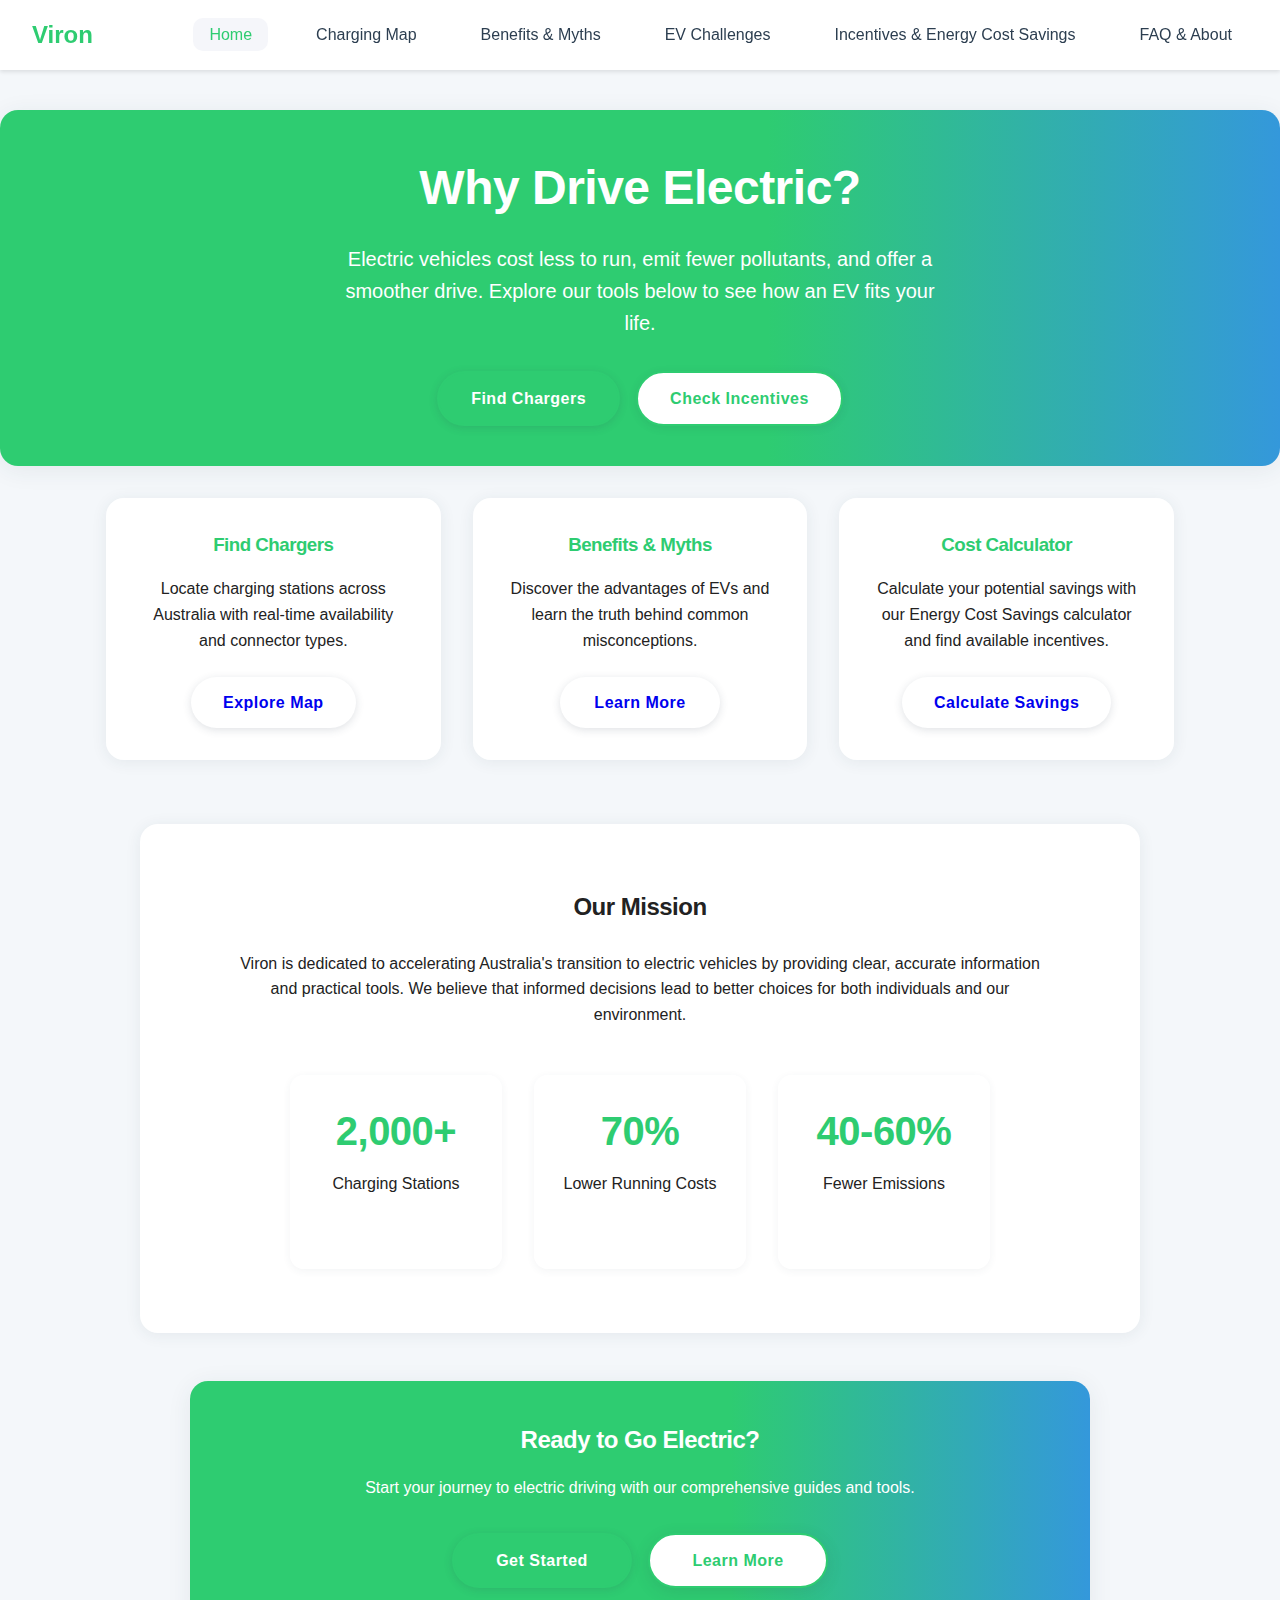
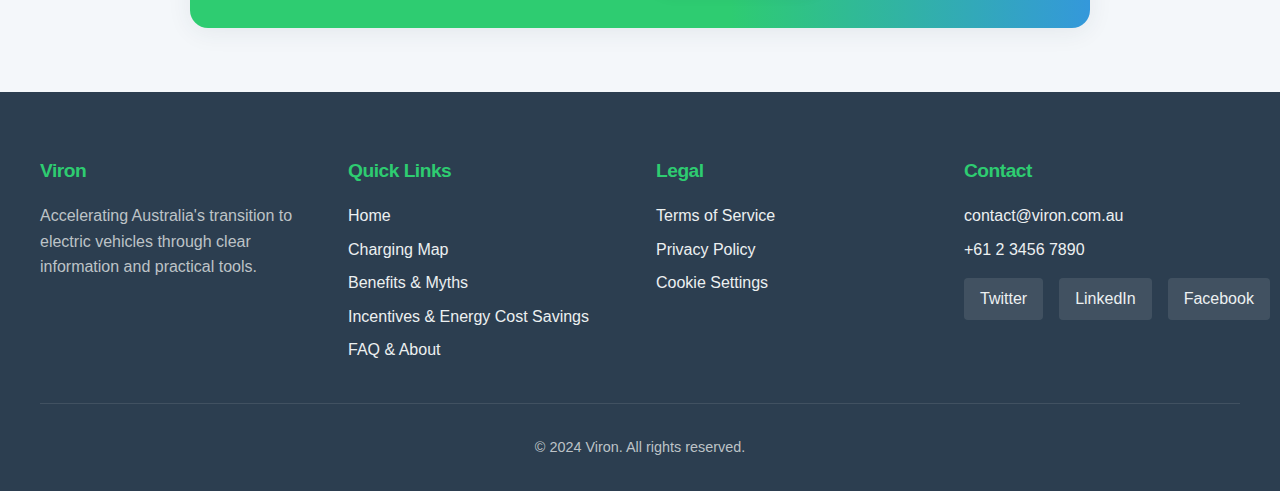
<file: index.html>
<!DOCTYPE html>
<html lang="en">
<head>
  <meta charset="UTF-8" />
  <meta name="viewport" content="width=device-width, initial-scale=1.0" />
  <title>Viron – Discover Electric Vehicles</title>
  <link rel="stylesheet" href="style.css" />
</head>
<body>
  <nav class="nav">
    <div class="brand">Viron</div>
    <button class="hamburger" aria-label="Open navigation" aria-expanded="false" aria-controls="main-nav-links">
      <span></span>
      <span></span>
      <span></span>
    </button>
    <ul class="nav-links" id="main-nav-links">
      <li><a href="index.html" class="active">Home</a></li>
      <li><a href="Charging_Map.html">Charging Map</a></li>
      <li><a href="Benefits_myths.html">Benefits &amp; Myths</a></li>
      <li><a href="EV_challenges.html">EV Challenges</a></li>
      <li><a href="Incentives.html">Incentives &amp; Energy Cost Savings</a></li>
      <li><a href="FAQ_about.html">FAQ & About</a></li>
    </ul>
  </nav>

  <section id="home" class="active">
    <div class="hero">
      <h1>Why Drive Electric?</h1>
      <p class="lead">Electric vehicles cost less to run, emit fewer pollutants, and offer a smoother drive. Explore our tools below to see how an EV fits your life.</p>
      <div class="cta-buttons">
        <a href="Charging_Map.html" class="btn primary">Find Chargers</a>
        <a href="Incentives.html" class="btn secondary">Check Incentives</a>
      </div>
    </div>

    <div class="features-grid">
      <div class="feature-card">
        <h3>Find Chargers</h3>
        <p>Locate charging stations across Australia with real-time availability and connector types.</p>
        <a href="Charging_Map.html" class="btn">Explore Map</a>
      </div>
      <div class="feature-card">
        <h3>Benefits & Myths</h3>
        <p>Discover the advantages of EVs and learn the truth behind common misconceptions.</p>
        <a href="Benefits_myths.html" class="btn">Learn More</a>
      </div>
      <div class="feature-card">
        <h3>Cost Calculator</h3>
        <p>Calculate your potential savings with our Energy Cost Savings calculator and find available incentives.</p>
        <a href="Incentives.html" class="btn">Calculate Savings</a>
      </div>
    </div>

    <div class="mission-section">
      <h2>Our Mission</h2>
      <p>Viron is dedicated to accelerating Australia's transition to electric vehicles by providing clear, accurate information and practical tools. We believe that informed decisions lead to better choices for both individuals and our environment.</p>
      <div class="stats-grid">
        <div class="stat-card">
          <h3>2,000+</h3>
          <p>Charging Stations</p>
        </div>
        <div class="stat-card">
          <h3>70%</h3>
          <p>Lower Running Costs</p>
        </div>
        <div class="stat-card">
          <h3>40-60%</h3>
          <p>Fewer Emissions</p>
        </div>
      </div>
    </div>

    <div class="cta-section">
      <h2>Ready to Go Electric?</h2>
      <p>Start your journey to electric driving with our comprehensive guides and tools.</p>
      <div class="cta-buttons">
        <a href="FAQ_about.html" class="btn primary">Get Started</a>
        <a href="Benefits_myths.html" class="btn secondary">Learn More</a>
      </div>
    </div>
  </section>

  <footer class="site-footer">
    <div class="footer-content">
      <div class="footer-section">
        <h3>Viron</h3>
        <p>Accelerating Australia's transition to electric vehicles through clear information and practical tools.</p>
      </div>
      <div class="footer-section">
        <h3>Quick Links</h3>
        <ul>
          <li><a href="index.html">Home</a></li>
          <li><a href="Charging_Map.html">Charging Map</a></li>
          <li><a href="Benefits_myths.html">Benefits & Myths</a></li>
          <li><a href="Incentives.html">Incentives & Energy Cost Savings</a></li>
          <li><a href="FAQ_about.html">FAQ & About</a></li>
        </ul>
      </div>
      <div class="footer-section">
        <h3>Legal</h3>
        <ul>
          <li><a href="terms.html">Terms of Service</a></li>
          <li><a href="privacy.html">Privacy Policy</a></li>
          <li><a href="cookies.html">Cookie Settings</a></li>
        </ul>
      </div>
      <div class="footer-section">
        <h3>Contact</h3>
        <ul>
          <li><a href="mailto:contact@viron.com.au">contact@viron.com.au</a></li>
          <li><a href="tel:+61234567890">+61 2 3456 7890</a></li>
        </ul>
        <div class="social-links">
          <a href="#" class="social-link">Twitter</a>
          <a href="#" class="social-link">LinkedIn</a>
          <a href="#" class="social-link">Facebook</a>
        </div>
      </div>
    </div>
    <div class="footer-bottom">
      <p>&copy; 2024 Viron. All rights reserved.</p>
    </div>
  </footer>

  <script src="main.js"></script>
</body>
</html>
</file>
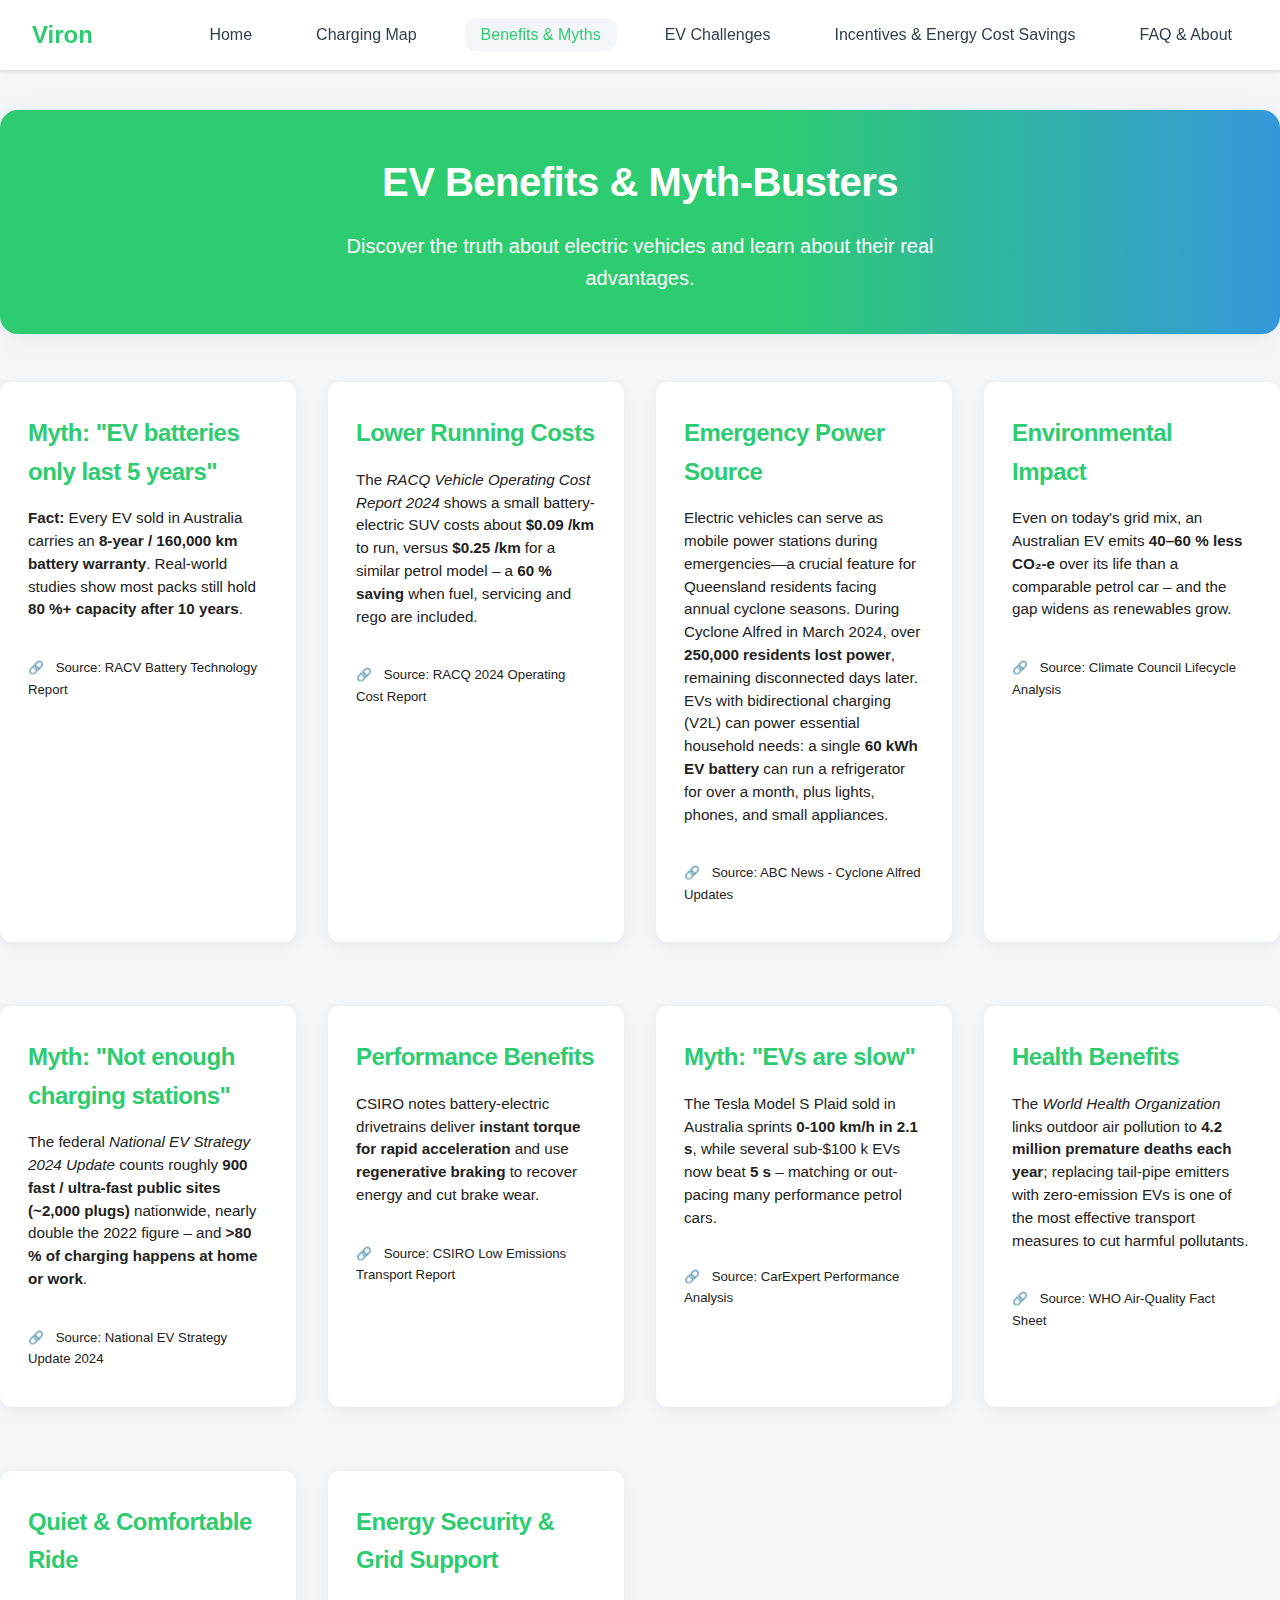
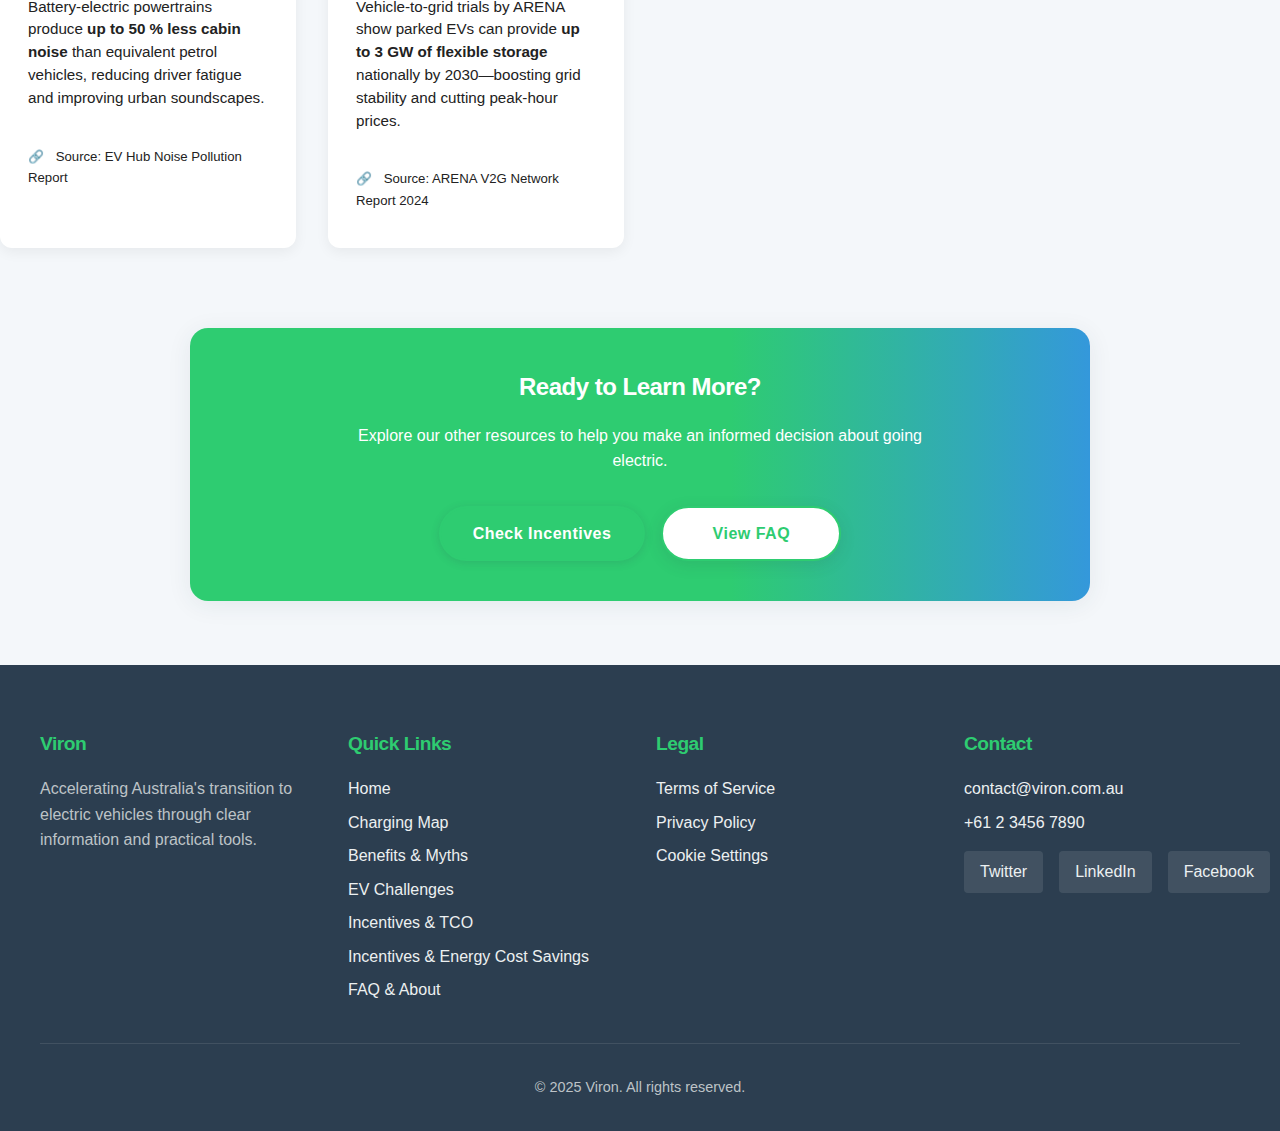
<file: Benefits_myths.html>
<!DOCTYPE html>
<html lang="en">
<head>
  <meta charset="UTF-8" />
  <meta name="viewport" content="width=device-width, initial-scale=1.0" />
  <title>Viron – Benefits & Myths</title>
  <link rel="stylesheet" href="style.css" />
</head>
<body>
  <nav class="nav">
    <div class="brand">Viron</div>
    <button class="hamburger" aria-label="Open navigation" aria-expanded="false" aria-controls="main-nav-links">
      <span></span>
      <span></span>
      <span></span>
    </button>
    <ul class="nav-links" id="main-nav-links">
      <li><a href="index.html">Home</a></li>
      <li><a href="Charging_Map.html">Charging Map</a></li>
      <li><a href="Benefits_myths.html" class="active">Benefits &amp; Myths</a></li>
      <li><a href="EV_challenges.html">EV Challenges</a></li>
      <li><a href="Incentives.html">Incentives &amp; Energy Cost Savings</a></li>
      <li><a href="FAQ_about.html">FAQ & About</a></li>
    </ul>
  </nav>

  <section id="benefits">
    <div class="page-header">
      <h1>EV Benefits & Myth-Busters</h1>
      <p class="lead">Discover the truth about electric vehicles and learn about their real advantages.</p>
    </div>
  
    <div class="benefits-grid">
      <!-- 1 -->
      <div class="card">
        <h2>Myth: "EV batteries only last 5 years"</h2>
        <p>
          <strong>Fact:</strong> Every EV sold in Australia carries an
          <strong>8-year / 160,000 km battery warranty</strong>. Real-world
          studies show most packs still hold <strong>80 %+ capacity after 10 years</strong>.
        </p>
        <a href="https://www.racv.com.au/royalauto/transport/electric-vehicles/ev-car-battery-capacity-tech.html"
           class="citation" target="_blank" rel="noopener noreferrer">
           Source: RACV Battery Technology Report
        </a>
      </div>
  
      <!-- 2 -->
      <div class="card">
        <h2>Lower Running Costs</h2>
        <p>
          The <em>RACQ Vehicle Operating Cost Report 2024</em> shows a small
          battery-electric SUV costs about <strong>$0.09 /km</strong> to run,
          versus <strong>$0.25 /km</strong> for a similar petrol model – a
          <strong>60 % saving</strong> when fuel, servicing and rego are included.
        </p>
        <a href="https://www.racq.com.au/-/media/project/racqgroup/racq/articles/news/2024/11/racq-vehicle-operating-cost-report-2024/racq-vehicle-operating-cost-report-2024.pdf"
           class="citation" target="_blank" rel="noopener noreferrer">
           Source: RACQ 2024 Operating Cost Report
        </a>
      </div>
  
      <!-- 3 -->
      <div class="card">
        <h2>Emergency Power Source</h2>
        <p>
          Electric vehicles can serve as mobile power stations during emergencies—a crucial feature for Queensland residents facing annual cyclone seasons. During Cyclone Alfred in March 2024, over <strong>250,000 residents lost power</strong>, remaining disconnected days later. EVs with bidirectional charging (V2L) can power essential household needs: a single <strong>60 kWh EV battery</strong> can run a refrigerator for over a month, plus lights, phones, and small appliances.
        </p>
        <a href="https://www.abc.net.au/news/2025-03-11/cyclone-alfred-power-outages-latest-updates-qld-nsw/105035256#"
           class="citation" target="_blank" rel="noopener noreferrer">
           Source: ABC News - Cyclone Alfred Updates
        </a>
      </div>
  
      <!-- 4 -->
      <div class="card">
        <h2>Environmental Impact</h2>
        <p>
          Even on today's grid mix, an Australian EV emits
          <strong>40–60 % less CO₂-e</strong> over its life than a comparable
          petrol car – and the gap widens as renewables grow.
        </p>
        <a href="https://www.climatecouncil.org.au/wp-content/uploads/2023/05/CC_MVSA0354-CC-Report-Road-to-Personal-Transport_V5-FA-Screen-Single.pdf"
           class="citation" target="_blank" rel="noopener noreferrer">
           Source: Climate Council Lifecycle Analysis
        </a>
      </div>
  
      <!-- 5 -->
      <div class="card">
        <h2>Myth: "Not enough charging stations"</h2>
        <p>
          The federal <em>National EV Strategy 2024 Update</em> counts roughly
          <strong>900 fast / ultra-fast public sites (~2,000 plugs)</strong>
          nationwide, nearly double the 2022 figure – and
          <strong>&gt;80 % of charging happens at home or work</strong>.
        </p>
        <a href="https://www.dcceew.gov.au/sites/default/files/documents/national-electric-vehicle-strategy-annual-update-2023-24.pdf"
           class="citation" target="_blank" rel="noopener noreferrer">
           Source: National EV Strategy Update 2024
        </a>
      </div>
  
      <!-- 6 -->
      <div class="card">
        <h2>Performance Benefits</h2>
        <p>
          CSIRO notes battery-electric drivetrains deliver
          <strong>instant torque for rapid acceleration</strong> and use
          <strong>regenerative braking</strong> to recover energy and cut brake wear.
        </p>
        <a href="https://www.csiro.au/en/news/all/articles/2022/september/low-emissions-transport"
           class="citation" target="_blank" rel="noopener noreferrer">
           Source: CSIRO Low Emissions Transport Report
        </a>
      </div>
  
      <!-- 7 -->
      <div class="card">
        <h2>Myth: "EVs are slow"</h2>
        <p>
          The Tesla Model S Plaid sold in Australia sprints
          <strong>0-100 km/h in 2.1 s</strong>, while several sub-$100 k EVs now beat
          <strong>5 s</strong> – matching or out-pacing many performance petrol cars.
        </p>
        <a href="https://www.carexpert.com.au/car-news/the-fastest-cars-from-0-100km-h-on-sale"
           class="citation" target="_blank" rel="noopener noreferrer">
           Source: CarExpert Performance Analysis
        </a>
      </div>
  
      <!-- 8 -->
      <div class="card">
        <h2>Health Benefits</h2>
        <p>
          The <em>World Health Organization</em> links outdoor air pollution to
          <strong>4.2 million premature deaths each year</strong>; replacing
          tail-pipe emitters with zero-emission EVs is one of the most effective
          transport measures to cut harmful pollutants.
        </p>
        <a href="https://www.who.int/news-room/fact-sheets/detail/ambient-(outdoor)-air-quality-and-health"
           class="citation" target="_blank" rel="noopener noreferrer">
           Source: WHO Air-Quality Fact Sheet
        </a>
      </div>

      <!-- 9 -->
      <div class="card">
        <h2>Quiet & Comfortable Ride</h2>
        <p>
          Battery-electric powertrains produce <strong>up to 50 % less cabin noise</strong>
          than equivalent petrol vehicles, reducing driver fatigue and improving urban
          soundscapes.
        </p>
        <a href="https://electricvehiclehub.com.au/information-centre/how-evs-quietly-combat-noise-pollution/"
           class="citation" target="_blank" rel="noopener noreferrer">
           Source: EV Hub Noise Pollution Report
        </a>
      </div>

      <!-- 10 -->
      <div class="card">
        <h2>Energy Security &amp; Grid Support</h2>
        <p>
          Vehicle-to-grid trials by ARENA show parked EVs can provide
          <strong>up to 3 GW of flexible storage</strong> nationally by 2030—boosting
          grid stability and cutting peak-hour prices.
        </p>
        <a href="https://arena.gov.au/assets/2024/02/ARENA-Vehicle-to-Grid-Network-tariffs-report-1.pdf"
           class="citation" target="_blank" rel="noopener noreferrer">
           Source: ARENA V2G Network Report 2024
        </a>
      </div>
    </div>

    <div class="cta-section">
      <h2>Ready to Learn More?</h2>
      <p>Explore our other resources to help you make an informed decision about going electric.</p>
      <div class="cta-buttons">
        <a href="Incentives.html" class="btn primary">Check Incentives</a>
        <a href="FAQ_about.html" class="btn secondary">View FAQ</a>
      </div>
    </div>
  </section>

  <footer class="site-footer">
    <div class="footer-content">
      <div class="footer-section">
        <h3>Viron</h3>
        <p>Accelerating Australia's transition to electric vehicles through clear information and practical tools.</p>
      </div>
      <div class="footer-section">
        <h3>Quick Links</h3>
        <ul>
          <li><a href="index.html">Home</a></li>
          <li><a href="Charging_Map.html">Charging Map</a></li>
          <li><a href="Benefits_myths.html">Benefits & Myths</a></li>

          <li><a href="EV_challenges.html">EV Challenges</a></li>
          <li><a href="Incentives.html">Incentives & TCO</a></li>

          <li><a href="Incentives.html">Incentives & Energy Cost Savings</a></li>

          <li><a href="FAQ_about.html">FAQ & About</a></li>
        </ul>
      </div>
      <div class="footer-section">
        <h3>Legal</h3>
        <ul>
          <li><a href="terms.html">Terms of Service</a></li>
          <li><a href="privacy.html">Privacy Policy</a></li>
          <li><a href="cookies.html">Cookie Settings</a></li>
        </ul>
      </div>
      <div class="footer-section">
        <h3>Contact</h3>
        <ul>
          <li><a href="mailto:contact@viron.com.au">contact@viron.com.au</a></li>
          <li><a href="tel:+61234567890">+61 2 3456 7890</a></li>
        </ul>
        <div class="social-links">
          <a href="#" class="social-link">Twitter</a>
          <a href="#" class="social-link">LinkedIn</a>
          <a href="#" class="social-link">Facebook</a>
        </div>
      </div>
    </div>
    <div class="footer-bottom">
      <p>&copy; 2025 Viron. All rights reserved.</p>
    </div>
  </footer>

  <script src="main.js"></script>
</body>
</html>
</file>
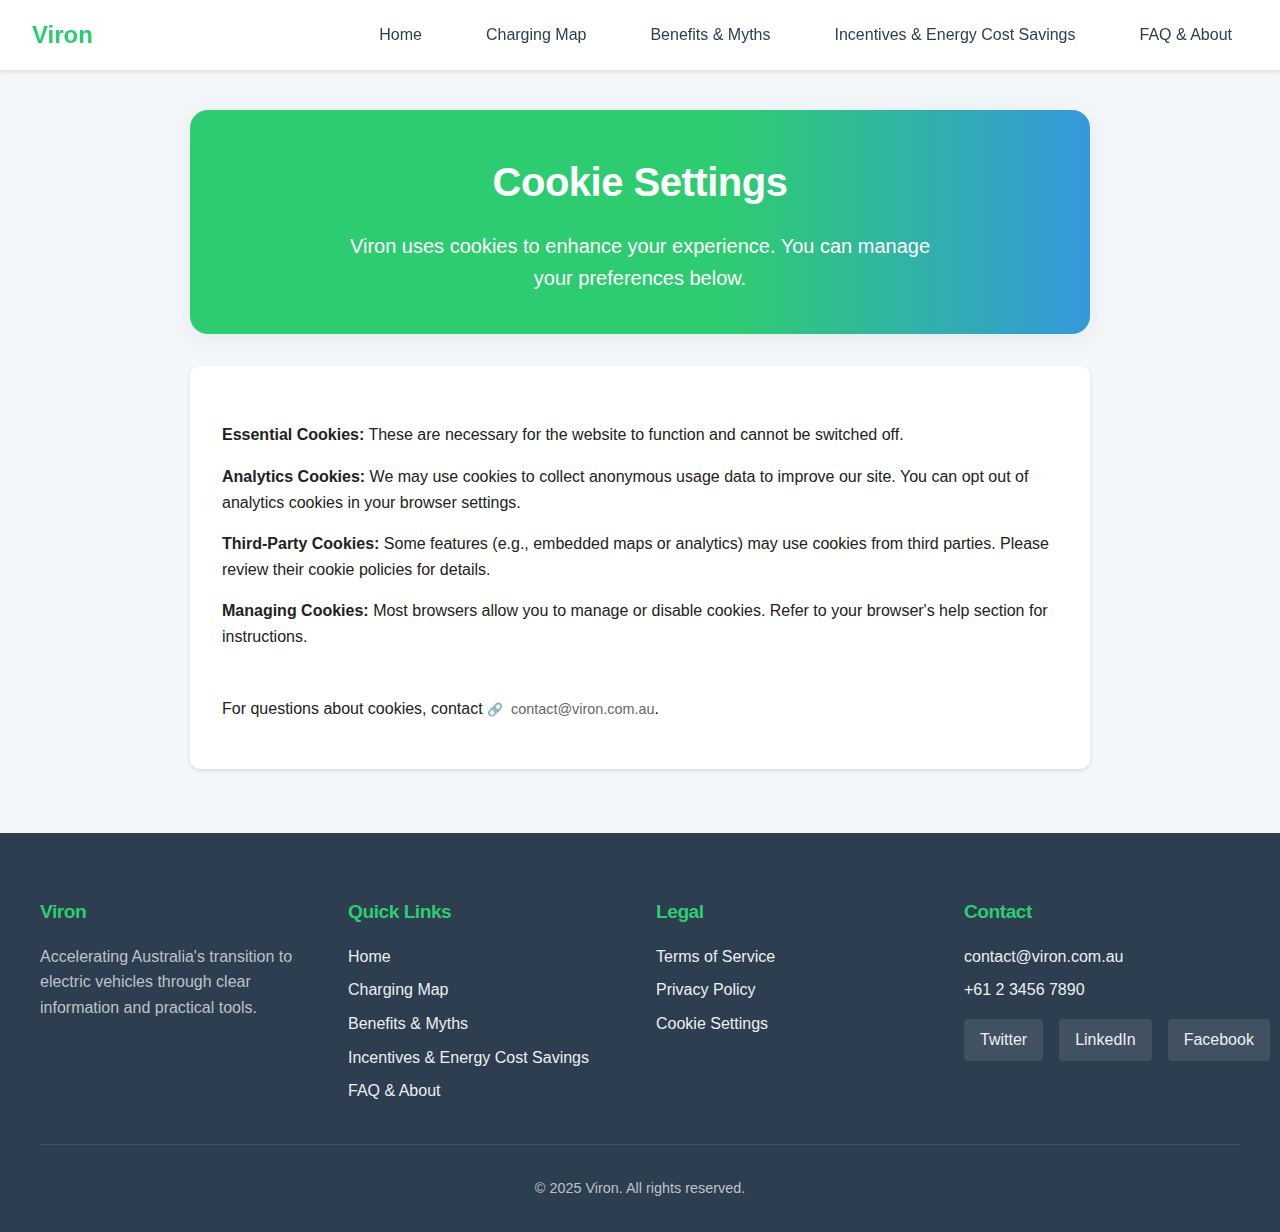
<file: cookies.html>
<!DOCTYPE html>
<html lang="en">
<head>
  <meta charset="UTF-8" />
  <meta name="viewport" content="width=device-width, initial-scale=1.0" />
  <title>Cookie Settings – Viron</title>
  <link rel="stylesheet" href="style.css" />
</head>
<body>
  <nav class="nav">
    <div class="brand">Viron</div>
    <button class="hamburger" aria-label="Open navigation" aria-expanded="false" aria-controls="main-nav-links">
      <span></span>
      <span></span>
      <span></span>
    </button>
    <ul class="nav-links" id="main-nav-links">
      <li><a href="index.html">Home</a></li>
      <li><a href="Charging_Map.html">Charging Map</a></li>
      <li><a href="Benefits_myths.html" class="active">Benefits &amp; Myths</a></li>
      <li><a href="Incentives.html">Incentives & Energy Cost Savings</a></li>
      <li><a href="FAQ_about.html">FAQ & About</a></li>
    </ul>
  </nav>

  <section class="page-header" style="max-width: 900px; margin: 2.5rem auto 2rem auto;">
    <h1>Cookie Settings</h1>
    <p class="lead">Viron uses cookies to enhance your experience. You can manage your preferences below.</p>
  </section>
  <section class="card" style="max-width: 900px; margin: 0 auto 3rem auto;">
    <ul class="info-list">
      <li><strong>Essential Cookies:</strong> These are necessary for the website to function and cannot be switched off.</li>
      <li><strong>Analytics Cookies:</strong> We may use cookies to collect anonymous usage data to improve our site. You can opt out of analytics cookies in your browser settings.</li>
      <li><strong>Third-Party Cookies:</strong> Some features (e.g., embedded maps or analytics) may use cookies from third parties. Please review their cookie policies for details.</li>
      <li><strong>Managing Cookies:</strong> Most browsers allow you to manage or disable cookies. Refer to your browser's help section for instructions.</li>
    </ul>
    <p class="mb-2" style="margin-top:1.5rem;">For questions about cookies, contact <a href="mailto:contact@viron.com.au" class="citation">contact@viron.com.au</a>.</p>
  </section>
  <footer class="site-footer">
    <div class="footer-content">
      <div class="footer-section">
        <h3>Viron</h3>
        <p>Accelerating Australia's transition to electric vehicles through clear information and practical tools.</p>
      </div>
      <div class="footer-section">
        <h3>Quick Links</h3>
        <ul>
          <li><a href="index.html">Home</a></li>
          <li><a href="Charging_Map.html">Charging Map</a></li>
          <li><a href="Benefits_myths.html">Benefits & Myths</a></li>
          <li><a href="Incentives.html">Incentives & Energy Cost Savings</a></li>
          <li><a href="FAQ_about.html">FAQ & About</a></li>
        </ul>
      </div>
      <div class="footer-section">
        <h3>Legal</h3>
        <ul>
          <li><a href="Terms.html">Terms of Service</a></li>
          <li><a href="Privacy.html">Privacy Policy</a></li>
          <li><a href="cookies.html">Cookie Settings</a></li>
        </ul>
      </div>
      <div class="footer-section">
        <h3>Contact</h3>
        <ul>
          <li><a href="mailto:contact@viron.com.au">contact@viron.com.au</a></li>
          <li><a href="tel:+61234567890">+61 2 3456 7890</a></li>
        </ul>
        <div class="social-links">
          <a href="#" class="social-link">Twitter</a>
          <a href="#" class="social-link">LinkedIn</a>
          <a href="#" class="social-link">Facebook</a>
        </div>
      </div>
    </div>
    <div class="footer-bottom">
      <p>&copy; 2025 Viron. All rights reserved.</p>
    </div>
  </footer>
  <script src="main.js"></script>
</body>
</html>
</file>
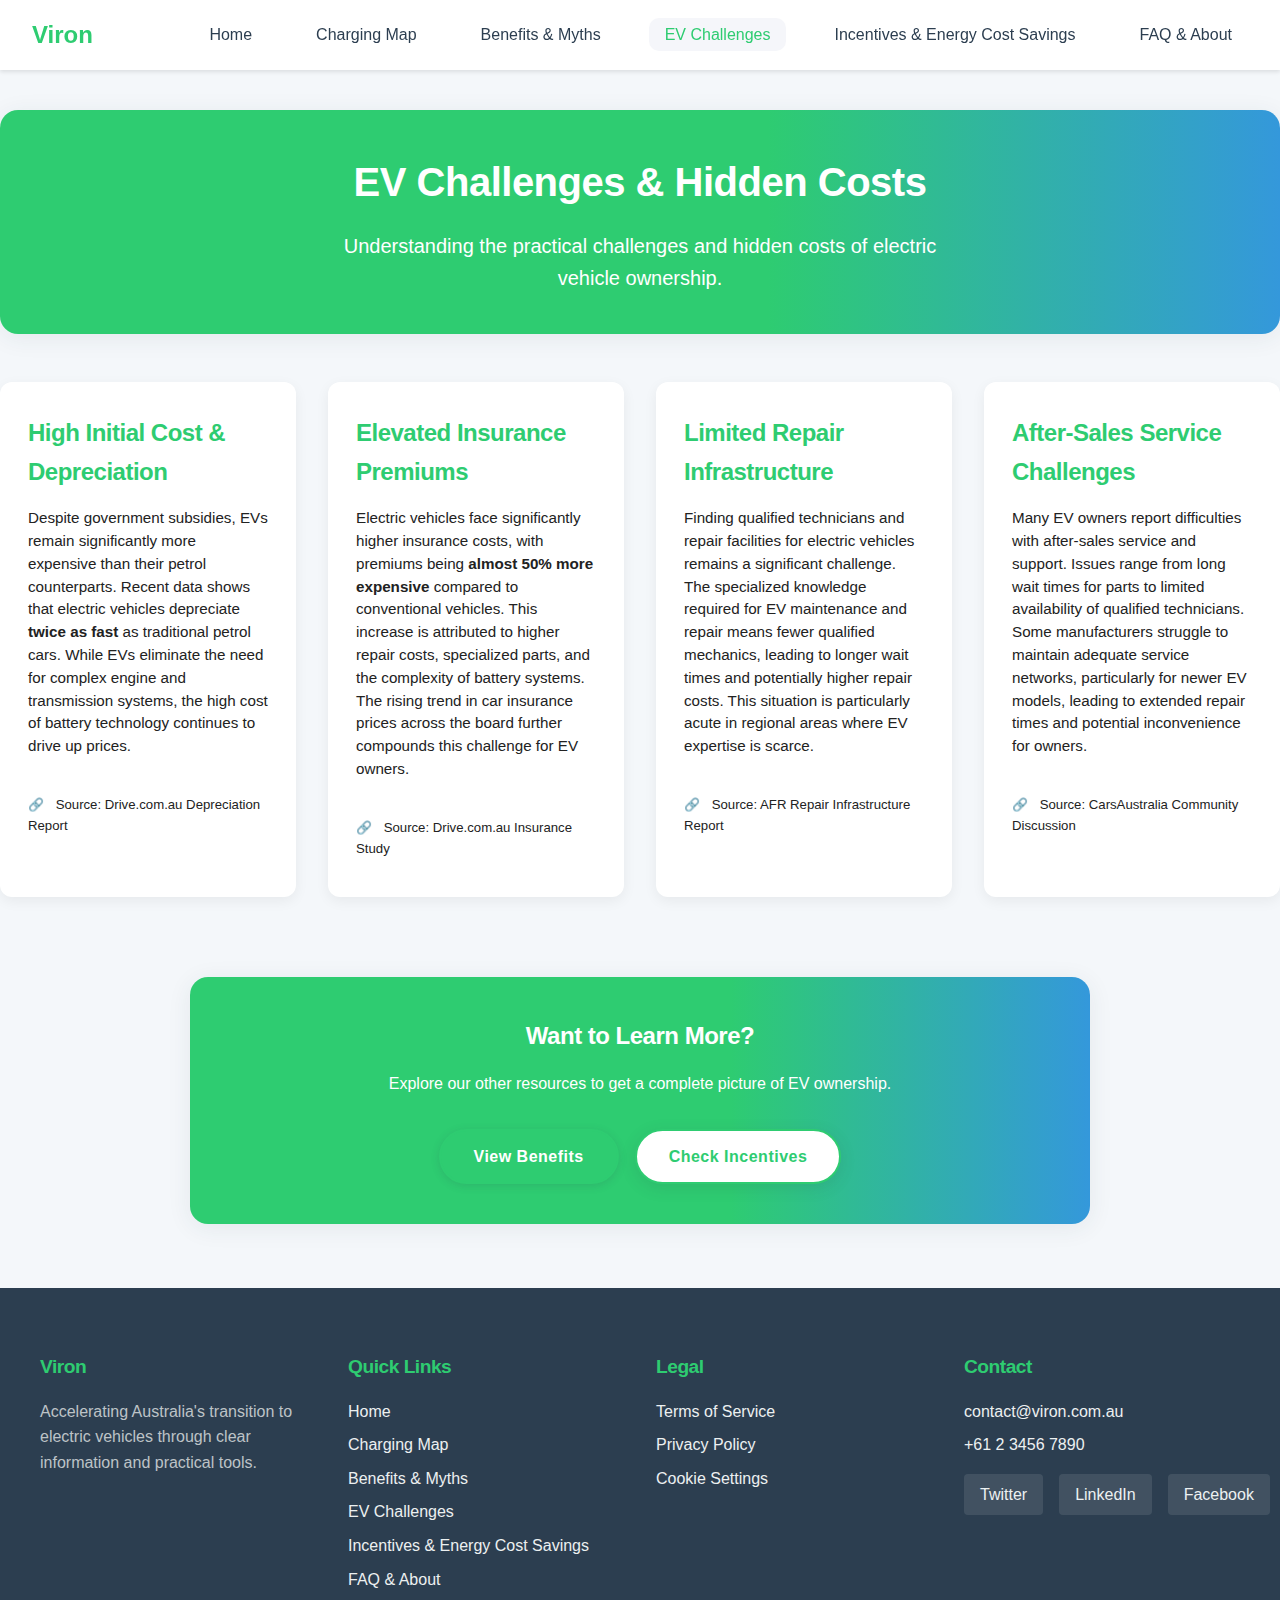
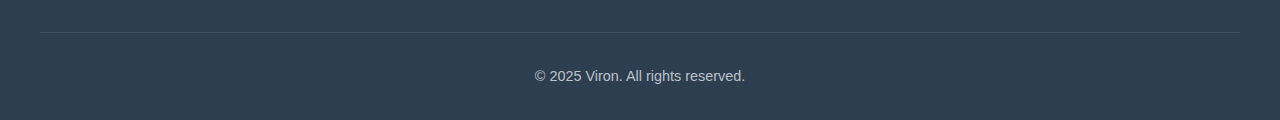
<file: EV_challenges.html>
<!DOCTYPE html>
<html lang="en">
<head>
  <meta charset="UTF-8" />
  <meta name="viewport" content="width=device-width, initial-scale=1.0" />
  <title>Viron – EV Challenges & Hidden Costs</title>
  <link rel="stylesheet" href="style.css" />
</head>
<body>
  <nav class="nav">
    <div class="brand">Viron</div>
    <button class="hamburger" aria-label="Open navigation" aria-expanded="false" aria-controls="main-nav-links">
      <span></span>
      <span></span>
      <span></span>
    </button>
    <ul class="nav-links" id="main-nav-links">
      <li><a href="index.html">Home</a></li>
      <li><a href="Charging_Map.html">Charging Map</a></li>
      <li><a href="Benefits_myths.html">Benefits &amp; Myths</a></li>
      <li><a href="EV_challenges.html" class="active">EV Challenges</a></li>
      <li><a href="Incentives.html">Incentives &amp; Energy Cost Savings</a></li>
      <li><a href="FAQ_about.html">FAQ & About</a></li>
    </ul>
  </nav>

  <section id="challenges">
    <div class="page-header">
      <h1>EV Challenges & Hidden Costs</h1>
      <p class="lead">Understanding the practical challenges and hidden costs of electric vehicle ownership.</p>
    </div>
  
    <div class="benefits-grid">
     
      <div class="card">
        <h2>High Initial Cost & Depreciation</h2>
        <p>
          Despite government subsidies, EVs remain significantly more expensive than their petrol counterparts. Recent data shows that electric vehicles depreciate <strong>twice as fast</strong> as traditional petrol cars. While EVs eliminate the need for complex engine and transmission systems, the high cost of battery technology continues to drive up prices.
        </p>
        <a href="https://www.drive.com.au/news/electric-cars-depreciate-twice-as-fast-as-petrol-according-to-new-data/"
           class="citation" target="_blank" rel="noopener noreferrer">
           Source: Drive.com.au Depreciation Report
        </a>
      </div>
  
      
      <div class="card">
        <h2>Elevated Insurance Premiums</h2>
        <p>
          Electric vehicles face significantly higher insurance costs, with premiums being <strong>almost 50% more expensive</strong> compared to conventional vehicles. This increase is attributed to higher repair costs, specialized parts, and the complexity of battery systems. The rising trend in car insurance prices across the board further compounds this challenge for EV owners.
        </p>
        <a href="https://www.drive.com.au/news/electric-cars-almost-50-per-cent-more-expensive-to-insure-study-says/"
           class="citation" target="_blank" rel="noopener noreferrer">
           Source: Drive.com.au Insurance Study
        </a>
      </div>
  
      <!-- 3 -->
      <div class="card">
        <h2>Limited Repair Infrastructure</h2>
        <p>
          Finding qualified technicians and repair facilities for electric vehicles remains a significant challenge. The specialized knowledge required for EV maintenance and repair means fewer qualified mechanics, leading to longer wait times and potentially higher repair costs. This situation is particularly acute in regional areas where EV expertise is scarce.
        </p>
        <a href="https://www.afr.com/policy/energy-and-climate/finding-someone-to-fix-your-ev-is-hard-and-may-be-about-to-get-harder-20250411-p5lr21"
           class="citation" target="_blank" rel="noopener noreferrer">
           Source: AFR Repair Infrastructure Report
        </a>
      </div>
  
      <!-- 4 -->
      <div class="card">
        <h2>After-Sales Service Challenges</h2>
        <p>
          Many EV owners report difficulties with after-sales service and support. Issues range from long wait times for parts to limited availability of qualified technicians. Some manufacturers struggle to maintain adequate service networks, particularly for newer EV models, leading to extended repair times and potential inconvenience for owners.
        </p>
        <a href="https://www.reddit.com/r/CarsAustralia/comments/1i5rthc/byd_after_sales_lack_of_care/"
           class="citation" target="_blank" rel="noopener noreferrer">
           Source: CarsAustralia Community Discussion
        </a>
      </div>
    </div>

    <div class="cta-section">
      <h2>Want to Learn More?</h2>
      <p>Explore our other resources to get a complete picture of EV ownership.</p>
      <div class="cta-buttons">
        <a href="Benefits_myths.html" class="btn primary">View Benefits</a>
        <a href="Incentives.html" class="btn secondary">Check Incentives</a>
      </div>
    </div>
  </section>

  <footer class="site-footer">
    <div class="footer-content">
      <div class="footer-section">
        <h3>Viron</h3>
        <p>Accelerating Australia's transition to electric vehicles through clear information and practical tools.</p>
      </div>
      <div class="footer-section">
        <h3>Quick Links</h3>
        <ul>
          <li><a href="index.html">Home</a></li>
          <li><a href="Charging_Map.html">Charging Map</a></li>
          <li><a href="Benefits_myths.html">Benefits & Myths</a></li>
          <li><a href="EV_challenges.html">EV Challenges</a></li>
          <li><a href="Incentives.html">Incentives & Energy Cost Savings</a></li>
          <li><a href="FAQ_about.html">FAQ & About</a></li>
        </ul>
      </div>
      <div class="footer-section">
        <h3>Legal</h3>
        <ul>
          <li><a href="terms.html">Terms of Service</a></li>
          <li><a href="privacy.html">Privacy Policy</a></li>
          <li><a href="cookies.html">Cookie Settings</a></li>
        </ul>
      </div>
      <div class="footer-section">
        <h3>Contact</h3>
        <ul>
          <li><a href="mailto:contact@viron.com.au">contact@viron.com.au</a></li>
          <li><a href="tel:+61234567890">+61 2 3456 7890</a></li>
        </ul>
        <div class="social-links">
          <a href="#" class="social-link">Twitter</a>
          <a href="#" class="social-link">LinkedIn</a>
          <a href="#" class="social-link">Facebook</a>
        </div>
      </div>
    </div>
    <div class="footer-bottom">
      <p>&copy; 2025 Viron. All rights reserved.</p>
    </div>
  </footer>

  <script src="main.js"></script>
</body>
</html>
</file>
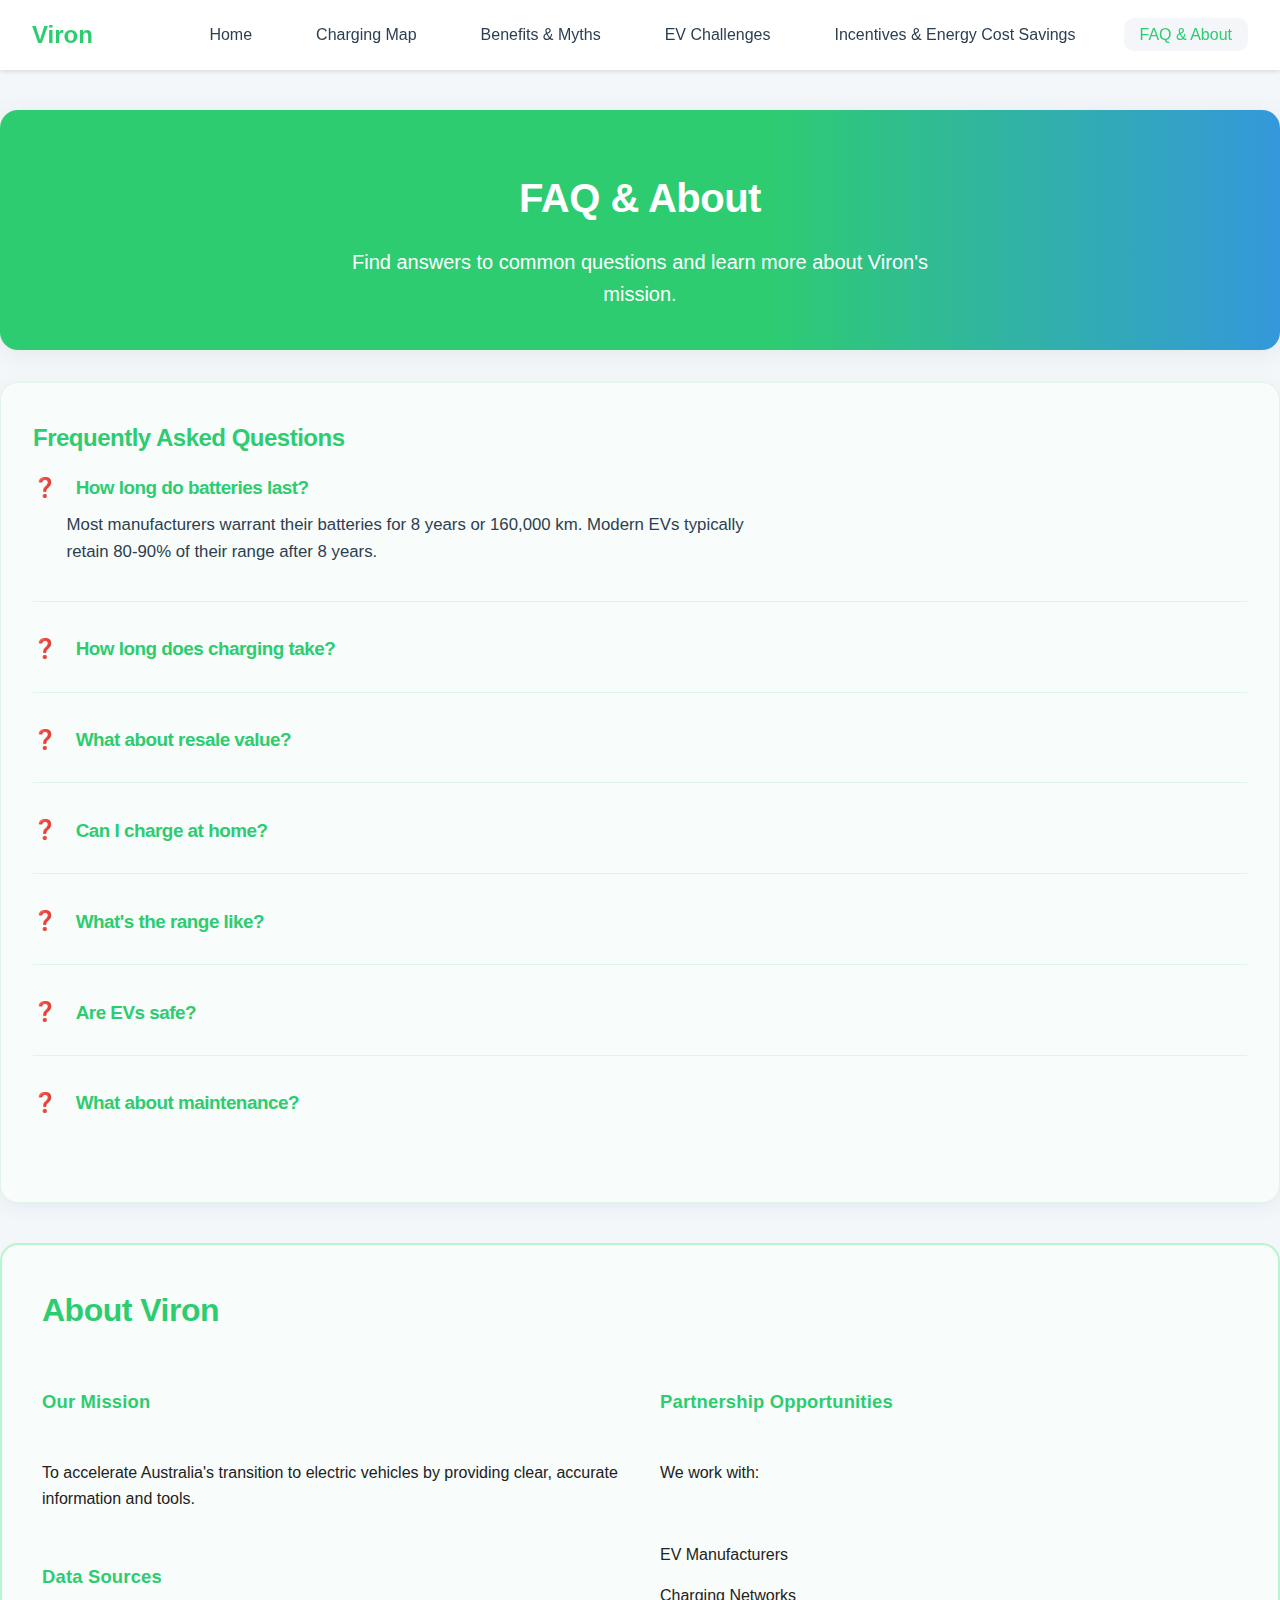
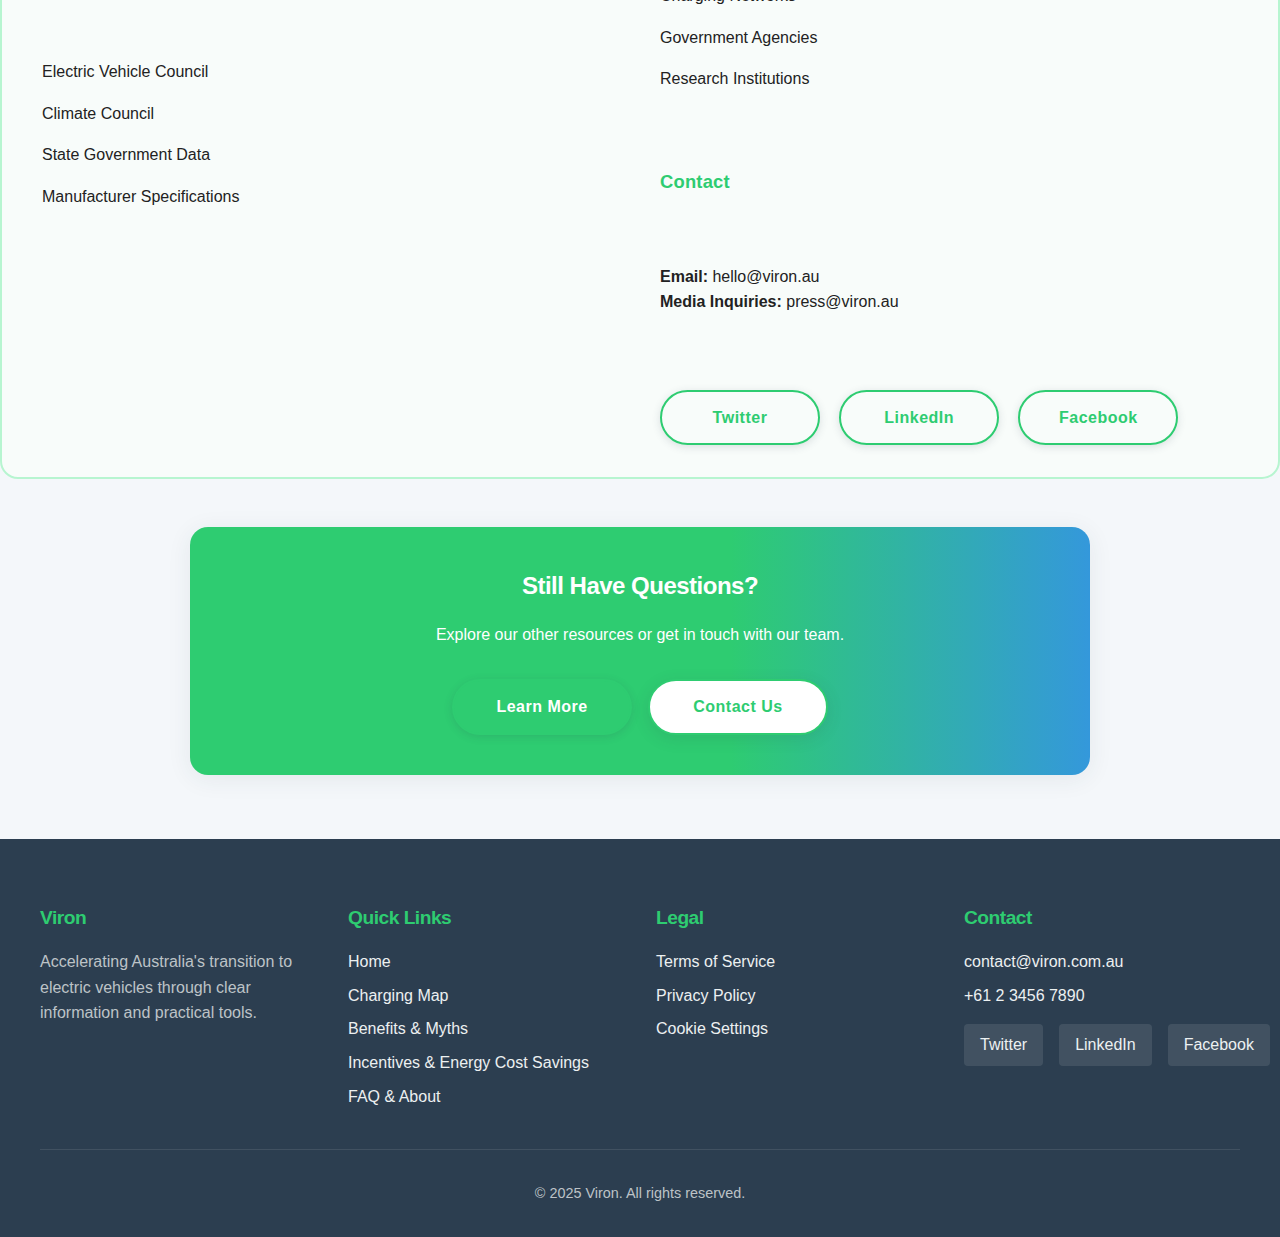
<file: FAQ_about.html>
<!DOCTYPE html>
<html lang="en">
<head>
  <meta charset="UTF-8" />
  <meta name="viewport" content="width=device-width, initial-scale=1.0" />
  <title>Viron – FAQ & About</title>
  <link rel="stylesheet" href="style.css" />
</head>
<body>
  <nav class="nav">
    <div class="brand">Viron</div>
    <button class="hamburger" aria-label="Open navigation" aria-expanded="false" aria-controls="main-nav-links">
      <span></span>
      <span></span>
      <span></span>
    </button>
    <ul class="nav-links" id="main-nav-links">
      <li><a href="index.html">Home</a></li>
      <li><a href="Charging_Map.html">Charging Map</a></li>
      <li><a href="Benefits_myths.html">Benefits &amp; Myths</a></li>
      <li><a href="EV_challenges.html">EV Challenges</a></li>
      <li><a href="Incentives.html">Incentives &amp; Energy Cost Savings</a></li>
      <li><a href="FAQ_about.html" class="active">FAQ &amp; About</a></li>
    </ul>
  </nav>

  <section id="faq" class="active">
    <div class="page-header faq-header">
      <h1>FAQ &amp; About</h1>
      <p class="lead">Find answers to common questions and learn more about Viron's mission.</p>
    </div>

    <div class="faq-grid">
      <div class="card">
        <h2>Frequently Asked Questions</h2>
        <div class="faq-item active">
          <h3 onclick="this.parentElement.classList.toggle('active')">How long do batteries last?</h3>
          <p>Most manufacturers warrant their batteries for 8 years or 160,000 km. Modern EVs typically retain 80-90% of their range after 8 years.</p>
        </div>
        <div class="faq-item">
          <h3 onclick="this.parentElement.classList.toggle('active')">How long does charging take?</h3>
          <p>Fast chargers can add 200-300km of range in 30 minutes. Home charging typically takes 6-8 hours overnight.</p>
        </div>
        <div class="faq-item">
          <h3 onclick="this.parentElement.classList.toggle('active')">What about resale value?</h3>
          <p>EVs are holding their value well, with many models depreciating slower than their petrol counterparts.</p>
        </div>
        <div class="faq-item">
          <h3 onclick="this.parentElement.classList.toggle('active')">Can I charge at home?</h3>
          <p>Yes! Most EV owners charge at home using a standard power point or dedicated wall charger.</p>
        </div>
        <div class="faq-item">
          <h3 onclick="this.parentElement.classList.toggle('active')">What's the range like?</h3>
          <p>Modern EVs offer 300-500km of range, with some models exceeding 600km on a single charge.</p>
        </div>
        <div class="faq-item">
          <h3 onclick="this.parentElement.classList.toggle('active')">Are EVs safe?</h3>
          <p>Yes, EVs undergo the same safety testing as conventional cars and often score higher in crash tests.</p>
        </div>
        <div class="faq-item">
          <h3 onclick="this.parentElement.classList.toggle('active')">What about maintenance?</h3>
          <p>EVs require less maintenance as they have fewer moving parts and no oil changes needed.</p>
        </div>
      </div>

      <div class="about-card">
        <h2 class="about-title">About Viron</h2>
        <div class="about-content-grid">
          <div class="about-col">
            <h3 class="about-section-title">Our Mission</h3>
            <p>To accelerate Australia's transition to electric vehicles by providing clear, accurate information and tools.</p>
            <h3 class="about-section-title">Data Sources</h3>
            <ul class="info-list">
              <li>Electric Vehicle Council</li>
              <li>Climate Council</li>
              <li>State Government Data</li>
              <li>Manufacturer Specifications</li>
            </ul>
          </div>
          <div class="about-col">
            <h3 class="about-section-title">Partnership Opportunities</h3>
            <p>We work with:</p>
            <ul class="info-list">
              <li>EV Manufacturers</li>
              <li>Charging Networks</li>
              <li>Government Agencies</li>
              <li>Research Institutions</li>
            </ul>
            <h3 class="about-section-title">Contact</h3>
            <div class="contact-info">
              <p><strong>Email:</strong> hello@viron.au</p>
              <p><strong>Media Inquiries:</strong> press@viron.au</p>
            </div>
            <div class="about-social-links">
              <a href="#" class="btn secondary">Twitter</a>
              <a href="#" class="btn secondary">LinkedIn</a>
              <a href="#" class="btn secondary">Facebook</a>
            </div>
          </div>
        </div>
      </div>
    </div>

    <div class="cta-section">
      <h2>Still Have Questions?</h2>
      <p>Explore our other resources or get in touch with our team.</p>
      <div class="cta-buttons">
        <a href="Benefits_myths.html" class="btn primary">Learn More</a>
        <a href="mailto:hello@viron.au" class="btn secondary">Contact Us</a>
      </div>
    </div>
  </section>

  <footer class="site-footer">
    <div class="footer-content">
      <div class="footer-section">
        <h3>Viron</h3>
        <p>Accelerating Australia's transition to electric vehicles through clear information and practical tools.</p>
      </div>
      <div class="footer-section">
        <h3>Quick Links</h3>
        <ul>
          <li><a href="index.html">Home</a></li>
          <li><a href="Charging_Map.html">Charging Map</a></li>
          <li><a href="Benefits_myths.html">Benefits & Myths</a></li>
          <li><a href="Incentives.html">Incentives & Energy Cost Savings</a></li>
          <li><a href="FAQ_about.html">FAQ & About</a></li>
        </ul>
      </div>
      <div class="footer-section">
        <h3>Legal</h3>
        <ul>
          <li><a href="terms.html">Terms of Service</a></li>
          <li><a href="privacy.html">Privacy Policy</a></li>
          <li><a href="cookies.html">Cookie Settings</a></li>
        </ul>
      </div>
      <div class="footer-section">
        <h3>Contact</h3>
        <ul>
          <li><a href="mailto:contact@viron.com.au">contact@viron.com.au</a></li>
          <li><a href="tel:+61234567890">+61 2 3456 7890</a></li>
        </ul>
        <div class="social-links">
          <a href="#" class="social-link">Twitter</a>
          <a href="#" class="social-link">LinkedIn</a>
          <a href="#" class="social-link">Facebook</a>
        </div>
      </div>
    </div>
    <div class="footer-bottom">
      <p>&copy; 2025 Viron. All rights reserved.</p>
    </div>
  </footer>

  <script src="main.js"></script>
</body>
</html>
</file>
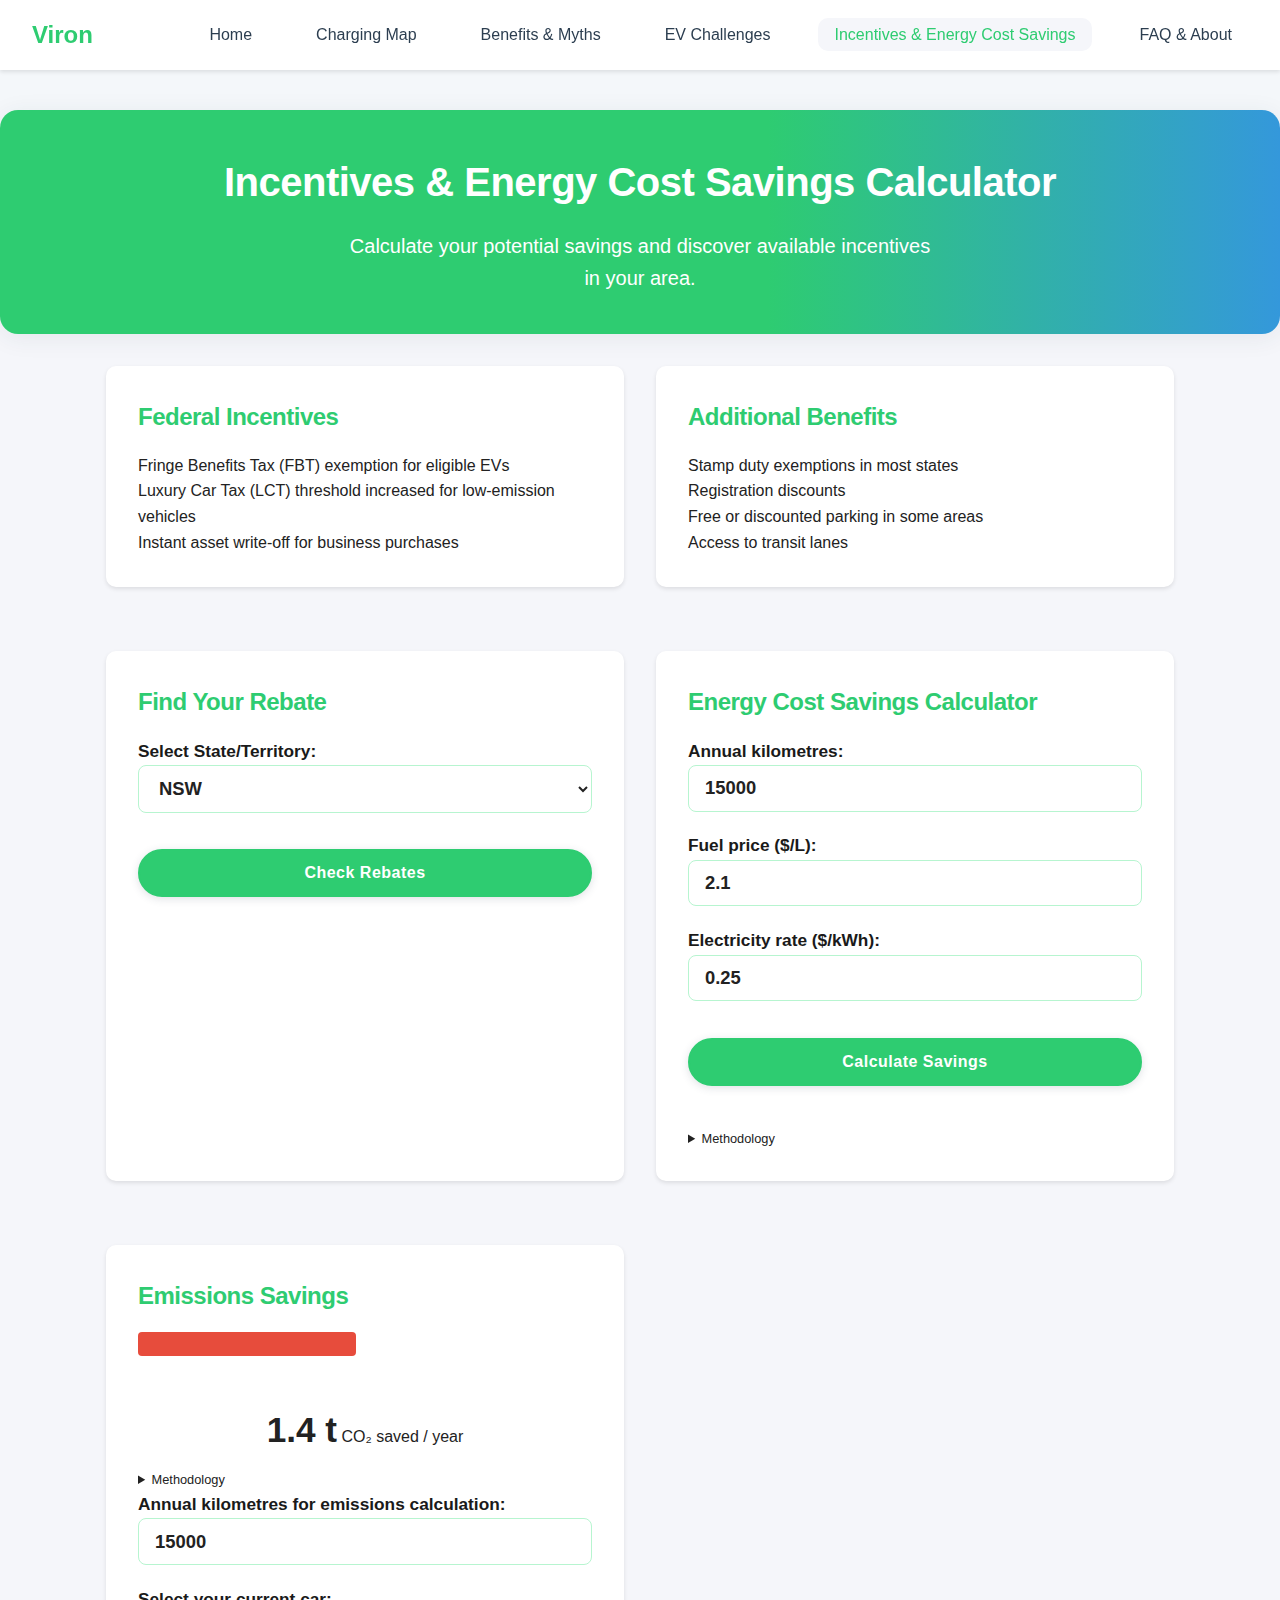
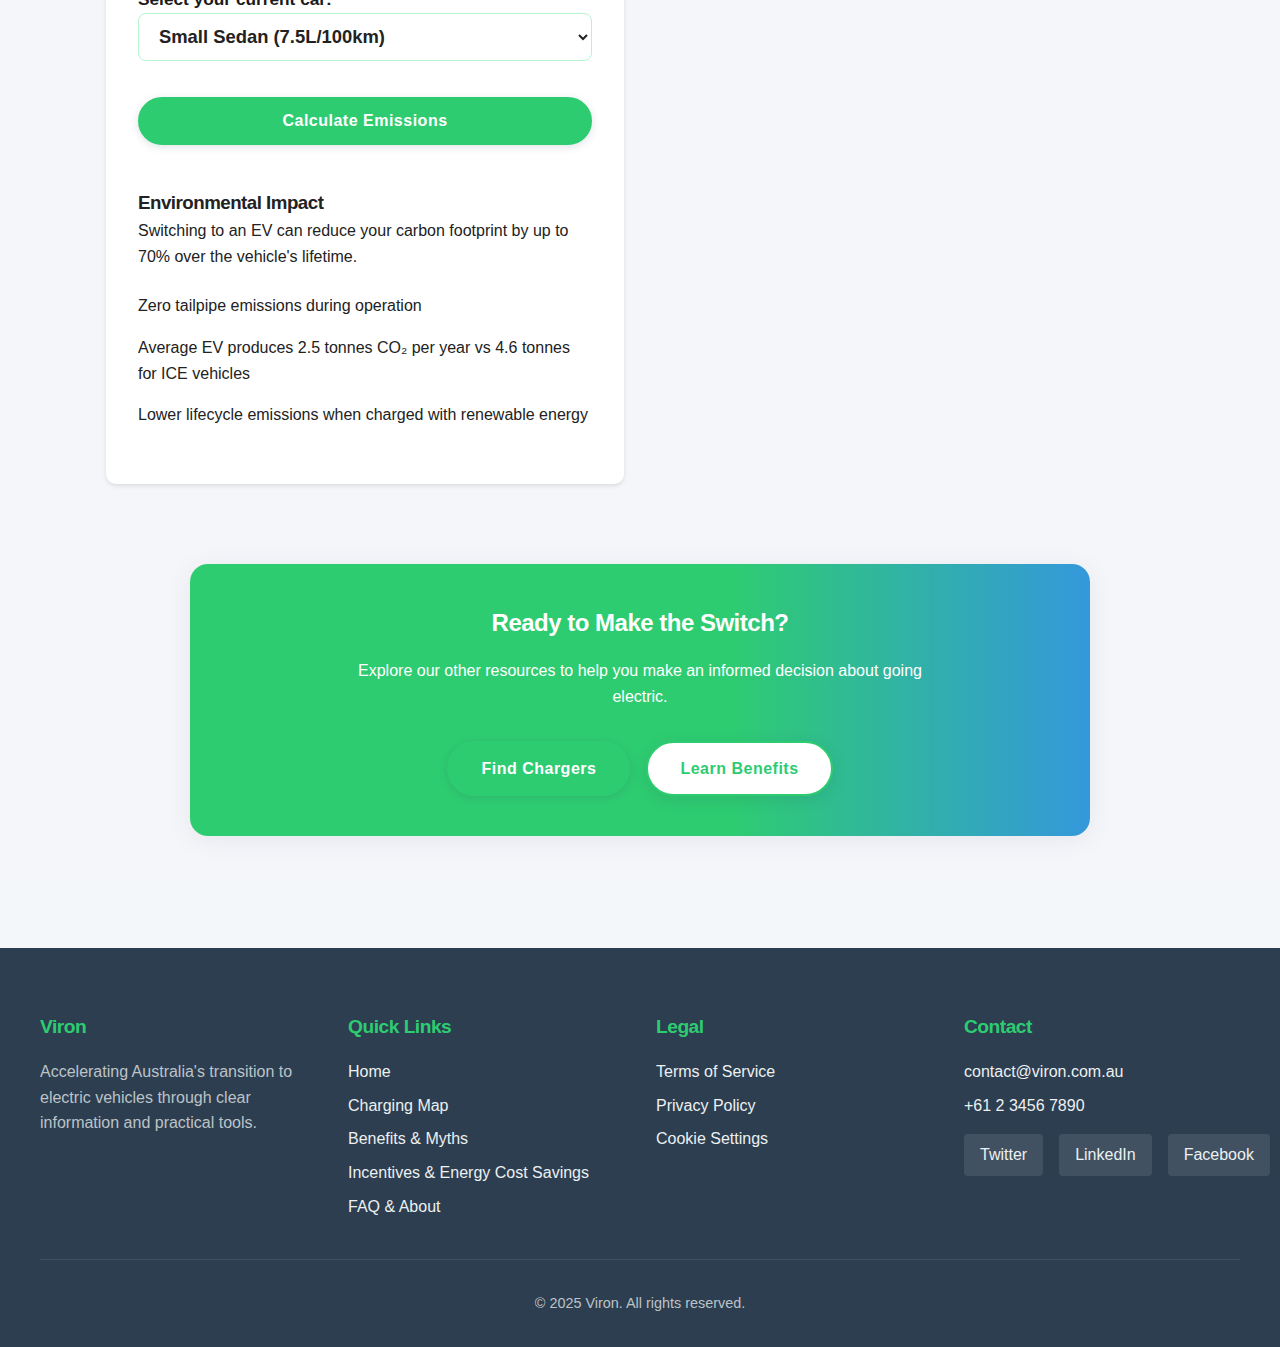
<file: Incentives.html>
<!DOCTYPE html>
<html lang="en">
<head>
  <meta charset="UTF-8" />
  <meta name="viewport" content="width=device-width, initial-scale=1.0" />
  <title>Viron – Incentives & Energy Cost Savings</title>
  <link rel="stylesheet" href="style.css" />
</head>
<body>
  <nav class="nav">
    <div class="brand">Viron</div>
    <button class="hamburger" aria-label="Open navigation" aria-expanded="false" aria-controls="main-nav-links">
      <span></span>
      <span></span>
      <span></span>
    </button>
    <ul class="nav-links" id="main-nav-links">
      <li><a href="index.html">Home</a></li>
      <li><a href="Charging_Map.html">Charging Map</a></li>
      <li><a href="Benefits_myths.html">Benefits &amp; Myths</a></li>
      <li><a href="EV_challenges.html">EV Challenges</a></li>
      <li><a href="Incentives.html" class="active">Incentives &amp; Energy Cost Savings</a></li>
      <li><a href="FAQ_about.html">FAQ & About</a></li>
    </ul>
  </nav>

  <section id="incentives" class="active">
    <div class="page-header">
      <h1>Incentives &amp; Energy Cost Savings Calculator</h1>
      <p class="lead">Calculate your potential savings and discover available incentives in your area.</p>
    </div>

    <div class="incentive-cards calculator-grid" style="margin-bottom: 2rem;">
      <div class="card">
        <h2>Federal Incentives</h2>
        <ul class="incentive-list">
          <li>Fringe Benefits Tax (FBT) exemption for eligible EVs</li>
          <li>Luxury Car Tax (LCT) threshold increased for low-emission vehicles</li>
          <li>Instant asset write-off for business purchases</li>
        </ul>
      </div>

      <div class="card">
        <h2>Additional Benefits</h2>
        <ul class="incentive-list">
          <li>Stamp duty exemptions in most states</li>
          <li>Registration discounts</li>
          <li>Free or discounted parking in some areas</li>
          <li>Access to transit lanes</li>
        </ul>
      </div>
    </div>

    <div class="calculator-grid">
      <div class="card">
        <h2>Find Your Rebate</h2>
        <div class="form-group">
          <label>Select State/Territory:
            <select id="state-select" class="control-select">
              <option value="NSW">NSW</option>
              <option value="VIC">VIC</option>
              <option value="QLD">QLD</option>
              <option value="SA">SA</option>
              <option value="WA">WA</option>
              <option value="TAS">TAS</option>
              <option value="NT">NT</option>
              <option value="ACT">ACT</option>
            </select>
          </label>
          <button class="btn primary" onclick="showRebate()">Check Rebates</button>
        </div>
        <div id="rebate-result" class="result-box"></div>
      </div>

      <div class="card">
        <h2>Energy Cost Savings Calculator</h2>
        <form id="energy-savings-form" class="form-group">
          <label>Annual kilometres: 
            <input type="number" id="km" value="15000" min="0" step="1000" />
          </label>
          <label>Fuel price ($/L): 
            <input type="number" id="fuelPrice" value="2.1" step="0.01" min="0" />
          </label>
          <label>Electricity rate ($/kWh): 
            <input type="number" id="elecRate" value="0.25" step="0.01" min="0" />
          </label>
          <button type="button" class="btn primary" onclick="calcEnergySavings()">Calculate Savings</button>
        </form>
        <div id="energy-savings-result" class="result-box"></div>
        <details class="method" style="margin-top: 0.5rem;">
          <summary>Methodology</summary>
          <ul>
            <li>EV energy use: 15 kWh/100 km (EVC factsheet 2024)</li>
            <li>ICE fuel use: 8 L/100 km (NTC fleet avg 2023)</li>
            <li>Fuel price: $2.10/L (BITRE national ULP avg 2024-25)</li>
            <li>Electricity rate: $0.25/kWh (AEMC residential avg 2024)</li>
            <li>User inputs for annual distance, fuel price, and electricity rate</li>
            <li>Calculation: (Annual km × fuel use × fuel price) − (Annual km × EV use × electricity rate)</li>
          </ul>
        </details>
      </div>

      <div class="card">
        <h2>Emissions Savings</h2>
        <div id="emissions-chart"></div>
        <div class="form-group">
          <label>Annual kilometres for emissions calculation:
            <input type="number" id="emissions-km" value="15000" min="0" step="1000" />
          </label>
          <label>Select your current car:
            <select id="car-comparison" class="control-select">
              <option value="small">Small Sedan (7.5L/100km)</option>
              <option value="medium">Medium SUV (9.5L/100km)</option>
              <option value="large">Large SUV (12L/100km)</option>
            </select>
          </label>
          <button type="button" class="btn primary" onclick="updateEmissionsChart()">Calculate Emissions</button>
        </div>
        <div class="emissions-info">
          <h3>Environmental Impact</h3>
          <p>Switching to an EV can reduce your carbon footprint by up to 70% over the vehicle's lifetime.</p>
          <ul class="info-list">
            <li>Zero tailpipe emissions during operation</li>
            <li>Average EV produces 2.5 tonnes CO₂ per year vs 4.6 tonnes for ICE vehicles</li>
            <li>Lower lifecycle emissions when charged with renewable energy</li>
          </ul>
        </div>
      </div>
    </div>

    <div class="cta-section">
      <h2>Ready to Make the Switch?</h2>
      <p>Explore our other resources to help you make an informed decision about going electric.</p>
      <div class="cta-buttons">
        <a href="Charging_Map.html" class="btn primary">Find Chargers</a>
        <a href="Benefits_myths.html" class="btn secondary">Learn Benefits</a>
      </div>
    </div>
  </section>

  <footer class="site-footer">
    <div class="footer-content">
      <div class="footer-section">
        <h3>Viron</h3>
        <p>Accelerating Australia's transition to electric vehicles through clear information and practical tools.</p>
      </div>
      <div class="footer-section">
        <h3>Quick Links</h3>
        <ul>
          <li><a href="index.html">Home</a></li>
          <li><a href="Charging_Map.html">Charging Map</a></li>
          <li><a href="Benefits_myths.html">Benefits & Myths</a></li>
          <li><a href="Incentives.html">Incentives & Energy Cost Savings</a></li>
          <li><a href="FAQ_about.html">FAQ & About</a></li>
        </ul>
      </div>
      <div class="footer-section">
        <h3>Legal</h3>
        <ul>
          <li><a href="terms.html">Terms of Service</a></li>
          <li><a href="privacy.html">Privacy Policy</a></li>
          <li><a href="cookies.html">Cookie Settings</a></li>
        </ul>
      </div>
      <div class="footer-section">
        <h3>Contact</h3>
        <ul>
          <li><a href="mailto:contact@viron.com.au">contact@viron.com.au</a></li>
          <li><a href="tel:+61234567890">+61 2 3456 7890</a></li>
        </ul>
        <div class="social-links">
          <a href="#" class="social-link">Twitter</a>
          <a href="#" class="social-link">LinkedIn</a>
          <a href="#" class="social-link">Facebook</a>
        </div>
      </div>
    </div>
    <div class="footer-bottom">
      <p>&copy; 2025 Viron. All rights reserved.</p>
    </div>
  </footer>

  <script src="main.js"></script>
</body>
</html>
</file>
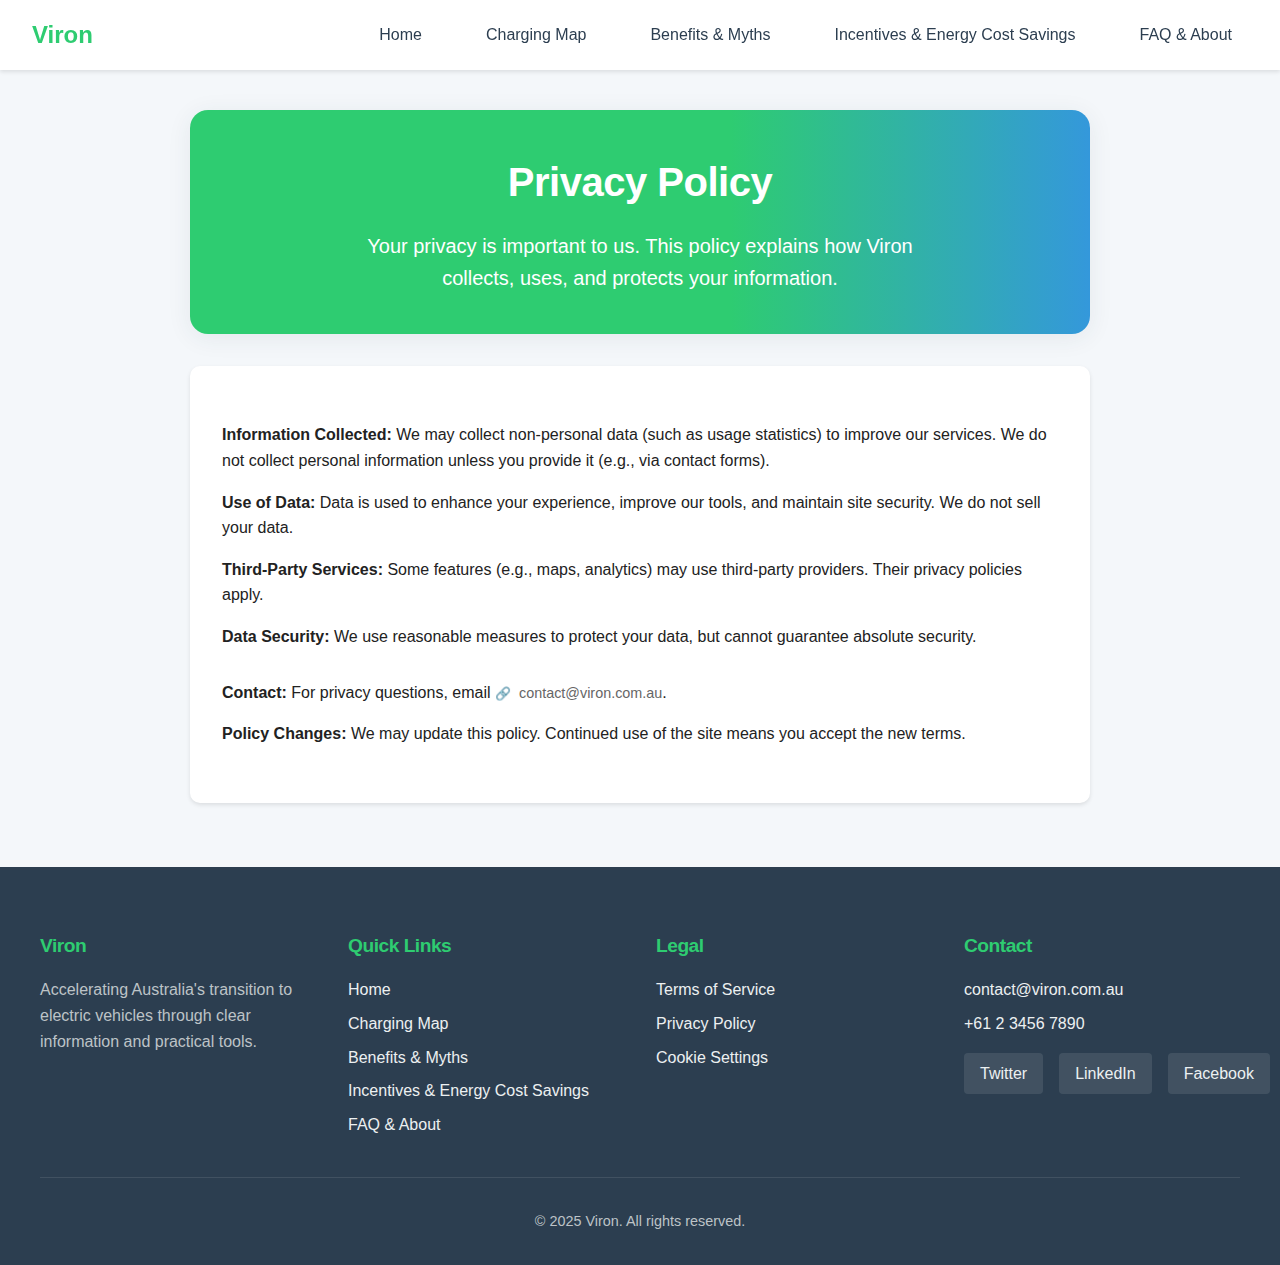
<file: privacy.html>
<!DOCTYPE html>
<html lang="en">
<head>
  <meta charset="UTF-8" />
  <title>Privacy Policy – Viron</title>
  <meta name="viewport" content="width=device-width, initial-scale=1.0" />
  <link rel="stylesheet" href="style.css" />
</head>
<body>
  <nav class="nav">
    <div class="brand">Viron</div>
    <button class="hamburger" aria-label="Open navigation" aria-expanded="false" aria-controls="main-nav-links">
      <span></span>
      <span></span>
      <span></span>
    </button>
    <ul class="nav-links" id="main-nav-links">
      <li><a href="index.html">Home</a></li>
      <li><a href="Charging_Map.html">Charging Map</a></li>
      <li><a href="Benefits_myths.html">Benefits & Myths</a></li>
      <li><a href="Incentives.html">Incentives & Energy Cost Savings</a></li>
      <li><a href="FAQ_about.html">FAQ & About</a></li>
    </ul>
  </nav>
  <section class="page-header" style="max-width:900px;margin:2.5rem auto 2rem auto;">
    <h1>Privacy Policy</h1>
    <p class="lead">Your privacy is important to us. This policy explains how Viron collects, uses, and protects your information.</p>
  </section>
  <section class="card" style="max-width:900px;margin:0 auto 3rem auto;">
    <ul class="info-list">
      <li><strong>Information Collected:</strong> We may collect non-personal data (such as usage statistics) to improve our services. We do not collect personal information unless you provide it (e.g., via contact forms).</li>
      <li><strong>Use of Data:</strong> Data is used to enhance your experience, improve our tools, and maintain site security. We do not sell your data.</li>
      <li><strong>Third-Party Services:</strong> Some features (e.g., maps, analytics) may use third-party providers. Their privacy policies apply.</li>
      <li><strong>Data Security:</strong> We use reasonable measures to protect your data, but cannot guarantee absolute security.</li>
      <li><strong>Contact:</strong> For privacy questions, email <a href="mailto:contact@viron.com.au" class="citation">contact@viron.com.au</a>.</li>
      <li><strong>Policy Changes:</strong> We may update this policy. Continued use of the site means you accept the new terms.</li>
    </ul>
  </section>
  <footer class="site-footer">
    <div class="footer-content">
      <div class="footer-section">
        <h3>Viron</h3>
        <p>Accelerating Australia's transition to electric vehicles through clear information and practical tools.</p>
      </div>
      <div class="footer-section">
        <h3>Quick Links</h3>
        <ul>
          <li><a href="index.html">Home</a></li>
          <li><a href="Charging_Map.html">Charging Map</a></li>
          <li><a href="Benefits_myths.html">Benefits & Myths</a></li>
          <li><a href="Incentives.html">Incentives & Energy Cost Savings</a></li>
          <li><a href="FAQ_about.html">FAQ & About</a></li>
        </ul>
      </div>
      <div class="footer-section">
        <h3>Legal</h3>
        <ul>
          <li><a href="Terms.html">Terms of Service</a></li>
          <li><a href="Privacy.html">Privacy Policy</a></li>
          <li><a href="cookies.html">Cookie Settings</a></li>
        </ul>
      </div>
      <div class="footer-section">
        <h3>Contact</h3>
        <ul>
          <li><a href="mailto:contact@viron.com.au">contact@viron.com.au</a></li>
          <li><a href="tel:+61234567890">+61 2 3456 7890</a></li>
        </ul>
        <div class="social-links">
          <a href="#" class="social-link">Twitter</a>
          <a href="#" class="social-link">LinkedIn</a>
          <a href="#" class="social-link">Facebook</a>
        </div>
      </div>
    </div>
    <div class="footer-bottom">
      <p>&copy; 2025 Viron. All rights reserved.</p>
    </div>
  </footer>
</body>
</html>
</file>
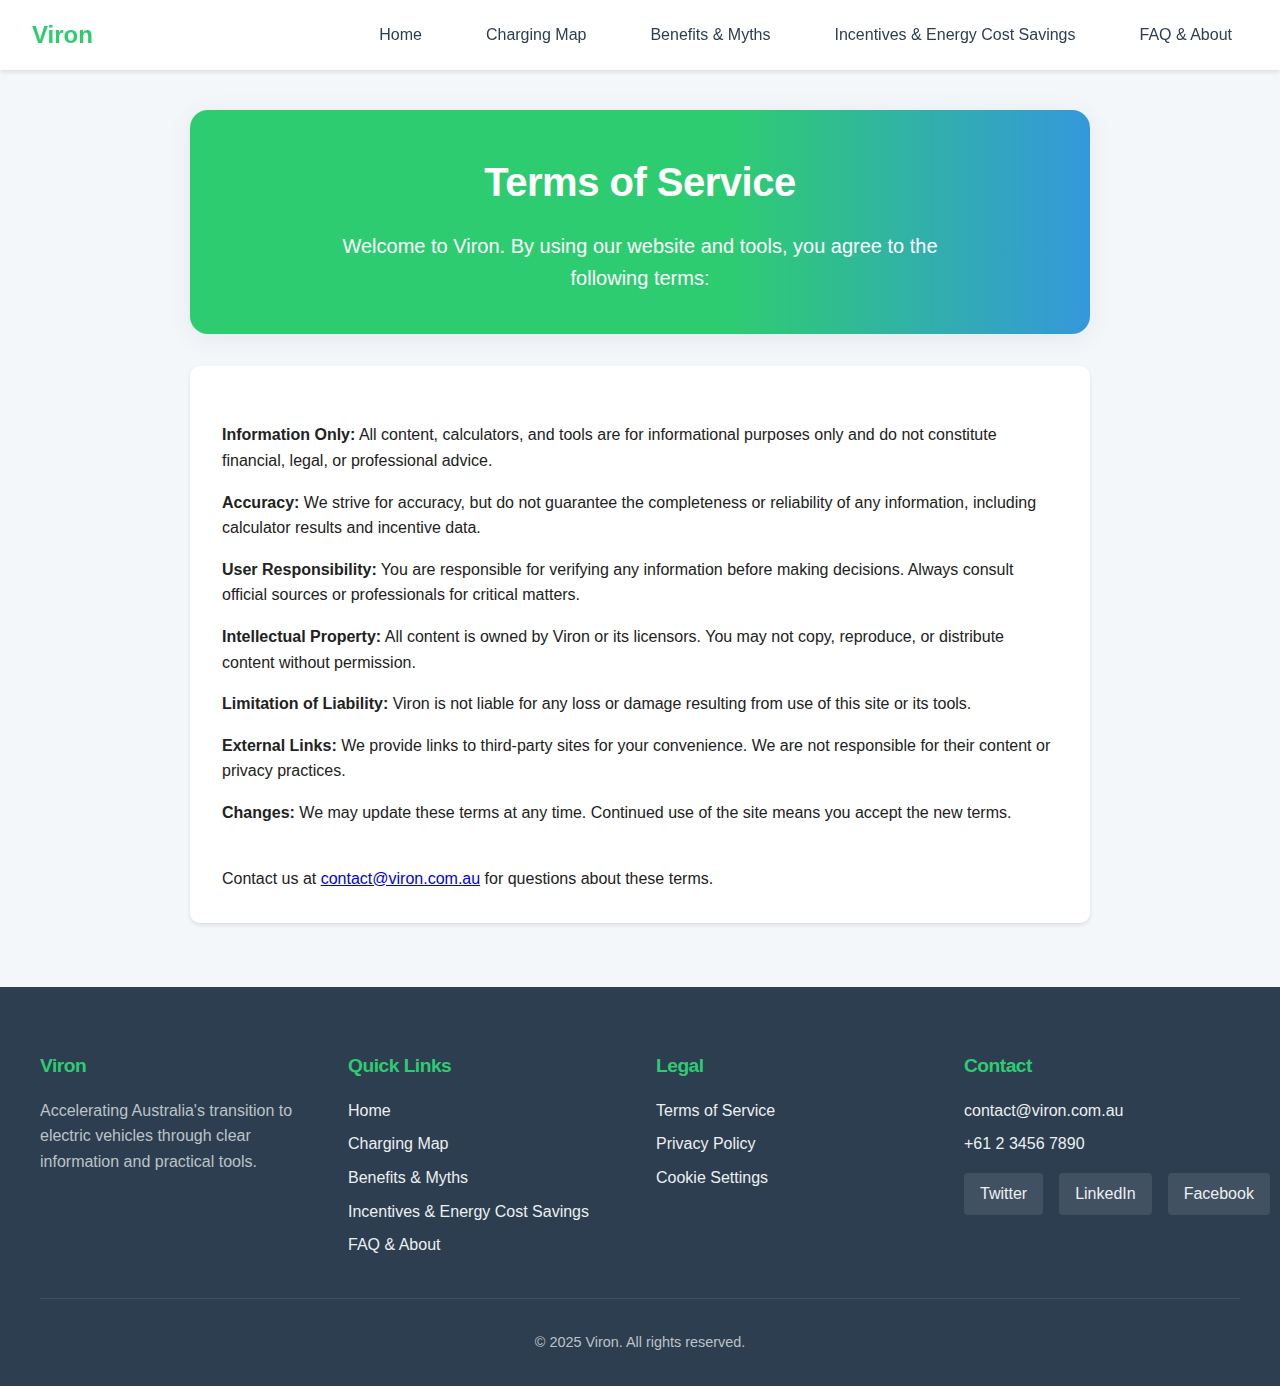
<file: terms.html>
<!DOCTYPE html>
<html lang="en">
<head>
  <meta charset="UTF-8" />
  <title>Terms of Service – Viron</title>
   <meta name="viewport" content="width=device-width, initial-scale=1.0" /> 
  <link rel="stylesheet" href="style.css" />
</head>
<body>
  <nav class="nav">
    <div class="brand">Viron</div>
    <button class="hamburger" aria-label="Open navigation" aria-expanded="false" aria-controls="main-nav-links">
      <span></span>
      <span></span>
      <span></span>
    </button>
    <ul class="nav-links" id="main-nav-links">
      <li><a href="index.html">Home</a></li>
      <li><a href="Charging_Map.html">Charging Map</a></li>
      <li><a href="Benefits_myths.html">Benefits & Myths</a></li>
      <li><a href="Incentives.html">Incentives & Energy Cost Savings</a></li>
      <li><a href="FAQ_about.html">FAQ & About</a></li>
    </ul>
  </nav>
  <section class="page-header" style="max-width:900px;margin:2.5rem auto 2rem auto;">
    <h1>Terms of Service</h1>
    <p class="lead">Welcome to Viron. By using our website and tools, you agree to the following terms:</p>
  </section>
  <section class="card" style="max-width:900px;margin:0 auto 3rem auto;">
    <ul class="info-list">
      <li><strong>Information Only:</strong> All content, calculators, and tools are for informational purposes only and do not constitute financial, legal, or professional advice.</li>
      <li><strong>Accuracy:</strong> We strive for accuracy, but do not guarantee the completeness or reliability of any information, including calculator results and incentive data.</li>
      <li><strong>User Responsibility:</strong> You are responsible for verifying any information before making decisions. Always consult official sources or professionals for critical matters.</li>
      <li><strong>Intellectual Property:</strong> All content is owned by Viron or its licensors. You may not copy, reproduce, or distribute content without permission.</li>
      <li><strong>Limitation of Liability:</strong> Viron is not liable for any loss or damage resulting from use of this site or its tools.</li>
      <li><strong>External Links:</strong> We provide links to third-party sites for your convenience. We are not responsible for their content or privacy practices.</li>
      <li><strong>Changes:</strong> We may update these terms at any time. Continued use of the site means you accept the new terms.</li>
    </ul>
    <p style="margin-top:2rem;">Contact us at <a href="mailto:contact@viron.com.au">contact@viron.com.au</a> for questions about these terms.</p>
  </section>
  <footer class="site-footer">
    <div class="footer-content">
      <div class="footer-section">
        <h3>Viron</h3>
        <p>Accelerating Australia's transition to electric vehicles through clear information and practical tools.</p>
      </div>
      <div class="footer-section">
        <h3>Quick Links</h3>
        <ul>
          <li><a href="index.html">Home</a></li>
          <li><a href="Charging_Map.html">Charging Map</a></li>
          <li><a href="Benefits_myths.html">Benefits & Myths</a></li>
          <li><a href="Incentives.html">Incentives & Energy Cost Savings</a></li>
          <li><a href="FAQ_about.html">FAQ & About</a></li>
        </ul>
      </div>
      <div class="footer-section">
        <h3>Legal</h3>
        <ul>
          <li><a href="Terms.html">Terms of Service</a></li>
          <li><a href="Privacy.html">Privacy Policy</a></li>
          <li><a href="cookies.html">Cookie Settings</a></li>
        </ul>
      </div>
      <div class="footer-section">
        <h3>Contact</h3>
        <ul>
          <li><a href="mailto:contact@viron.com.au">contact@viron.com.au</a></li>
          <li><a href="tel:+61234567890">+61 2 3456 7890</a></li>
        </ul>
        <div class="social-links">
          <a href="#" class="social-link">Twitter</a>
          <a href="#" class="social-link">LinkedIn</a>
          <a href="#" class="social-link">Facebook</a>
        </div>
      </div>
    </div>
    <div class="footer-bottom">
      <p>&copy; 2025 Viron. All rights reserved.</p>
    </div>
  </footer>
</body>
</html>
</file>
<file: style.css>
/* Base styles */
:root {
  --primary-color: #2ecc71;
  --secondary-color: #27ae60;
  --accent-color: #3498db;
  --text-color: #2c3e50;
  --light-gray: #f5f6fa;
  --white: #ffffff;
  --shadow: 0 2px 4px rgba(0, 0, 0, 0.1);
  --border-radius: 10px;
  --transition: all 0.3s ease;
}

* {
  margin: 0;
  padding: 0;
  box-sizing: border-box;
}

body {
  font-family: 'Inter', 'Roboto', 'Montserrat', Arial, sans-serif;
  line-height: 1.6;
  color: #222;
  background: #f4f7fa;
}

h1, h2, h3 {
  font-weight: 700;
  letter-spacing: -0.5px;
}

/* Navigation */
.nav {
  background: var(--white);
  padding: 1rem 2rem;
  box-shadow: var(--shadow);
  display: flex;
  justify-content: space-between;
  align-items: center;
  position: sticky;
  top: 0;
  z-index: 1000;
}

.brand {
  font-size: 1.5rem;
  font-weight: 700;
  color: var(--primary-color);
}

.nav-links {
  display: flex;
  list-style: none;
  gap: 2rem;
}

.nav-links a {
  text-decoration: none;
  color: var(--text-color);
  font-weight: 500;
  transition: var(--transition);
  padding: 0.5rem 1rem;
  border-radius: var(--border-radius);
}

.nav-links a:hover,
.nav-links a.active {
  color: var(--primary-color);
  background: var(--light-gray);
}

/* Hamburger styles - improved for professional look */
.hamburger {
  display: none;
  flex-direction: column;
  justify-content: center;
  align-items: center;
  width: 40px;
  height: 40px;
  cursor: pointer;
  z-index: 1100;
  background: var(--white);
  border: 1.5px solid var(--light-gray);
  border-radius: 8px;
  box-shadow: 0 2px 8px rgba(44,62,80,0.07);
  transition: box-shadow 0.2s;
}
.hamburger:hover, .hamburger.active {
  box-shadow: 0 4px 16px rgba(44,62,80,0.13);
  border-color: var(--primary-color);
}
.hamburger span {
  display: block;
  height: 3.5px;
  width: 26px;
  background: var(--primary-color);
  margin: 3.5px 0;
  border-radius: 2px;
  transition: 0.3s;
}

/* Hamburger open animation */
.hamburger.active span:nth-child(1) {
  transform: translateY(7px) rotate(45deg);
}
.hamburger.active span:nth-child(2) {
  opacity: 0;
}
.hamburger.active span:nth-child(3) {
  transform: translateY(-7px) rotate(-45deg);
}

/* Page Header */
.page-header {
  background: linear-gradient(90deg, var(--primary-color) 60%, var(--accent-color) 100%);
  color: #fff;
  border-radius: 18px;
  box-shadow: 0 4px 24px rgba(44, 62, 80, 0.08);
  margin-bottom: 2rem;
  padding: 2.5rem 2rem;
  text-align: center;
  margin-top: 2.5rem;
}

.page-header h1 {
  font-size: 2.5rem;
  margin-bottom: 1rem;
}

.page-header .lead {
  font-size: 1.25rem;
  max-width: 600px;
  margin: 0 auto;
}

/* Hero Section */
.hero {
  background: linear-gradient(90deg, var(--primary-color) 60%, var(--accent-color) 100%);
  color: #fff;
  border-radius: 18px;
  box-shadow: 0 4px 24px rgba(44, 62, 80, 0.08);
  margin-bottom: 2rem;
  padding: 2.5rem 2rem;
  text-align: center;
  margin-top: 2.5rem;
}

.hero h1 {
  font-size: 3rem;
  margin-bottom: 1rem;
}

.hero .lead {
  font-size: 1.25rem;
  max-width: 600px;
  margin: 0 auto 2rem;
}

/* Buttons */
.btn {
  display: inline-block;
  padding: 0.8rem 2rem;
  border-radius: 999px;
  text-decoration: none;
  font-size: 1rem !important;
  font-weight: 600 !important;
  letter-spacing: 0.5px;
  transition: all 0.3s ease;
  border: none;
  cursor: pointer;
  box-shadow: 0 2px 8px rgba(44, 62, 80, 0.15);
  min-width: 160px;
  text-align: center;
}

.btn.primary {
  background: var(--primary-color);
  color: white;
  border: 2px solid var(--primary-color);
}

.btn.secondary {
  background: transparent;
  border: 2px solid var(--primary-color);
  color: var(--primary-color);
}

.btn:hover {
  transform: translateY(-2px);
  box-shadow: 0 4px 12px rgba(44, 62, 80, 0.2);
}

.btn.primary:hover {
  background: #27ae60;
  border-color: #27ae60;
}

.btn.secondary:hover {
  background: var(--primary-color);
  color: white;
}

.btn:active {
  transform: translateY(0);
  box-shadow: 0 2px 4px rgba(44, 62, 80, 0.1);
}

/* Form Buttons */
.form-group .btn {
  width: 100%;
  margin-top: 1rem;
  margin-bottom: 1.5rem;
}

/* CTA Buttons */
.cta-buttons {
  display: flex;
  gap: 1rem;
  justify-content: center;
  flex-wrap: wrap;
}

.cta-buttons .btn {
  min-width: 180px;
}

/* Features Grid */
.features-grid {
  display: grid;
  grid-template-columns: repeat(auto-fit, minmax(320px, 1fr));
  gap: 2rem;
  max-width: 1100px;
  margin: 2rem auto;
  padding: 0 1rem;
}

.feature-card {
  background: rgba(255,255,255,0.95);
  border-radius: 18px;
  box-shadow: 0 2px 16px rgba(44, 62, 80, 0.08);
  padding: 2rem;
  margin-bottom: 2rem;
  transition: transform 0.2s, box-shadow 0.2s;
  text-align: center;
}

.feature-card:hover {
  transform: translateY(-4px) scale(1.01);
  box-shadow: 0 8px 32px rgba(44, 62, 80, 0.12);
}

.feature-card h3 {
  color: var(--primary-color);
  margin-bottom: 1rem;
}

.feature-card .btn {
  margin-top: 1.5rem;
}

/* Map Styles */
.map-container {
  max-width: 1200px;
  margin: 2rem auto;
  padding: 0 2rem;
}

.map-controls {
  display: flex;
  gap: 1rem;
  margin-bottom: 1rem;
  flex-wrap: wrap;
}

.control-select {
  padding: 0.8rem;
  border: 1px solid var(--border-color);
  border-radius: var(--border-radius);
  background: var(--white);
  min-width: 200px;
}

.search-box {
  display: flex;
  gap: 1rem;
  flex: 1;
}

#map-container {
  height: 500px;
  border-radius: var(--border-radius);
  box-shadow: var(--shadow);
}

.map-legend {
  display: flex;
  gap: 1.5rem;
  justify-content: center;
  margin: 1rem 0;
  flex-wrap: wrap;
}

.legend-item {
  display: flex;
  align-items: center;
  gap: 0.5rem;
}

.dot {
  width: 12px;
  height: 12px;
  border-radius: 50%;
}

.dot.ultra { background: #e74c3c; }
.dot.fast { background: var(--primary-color); }
.dot.standard { background: #3498db; }

/* Info Grid */
.info-grid {
  display: grid;
  grid-template-columns: repeat(auto-fit, minmax(300px, 1fr));
  gap: 2rem;
  padding: 2rem;
  max-width: 1200px;
  margin: 0 auto;
}

.card {
  background: var(--white);
  padding: 2rem;
  border-radius: var(--border-radius);
  box-shadow: var(--shadow);
}

.card h2 {
  color: var(--primary-color);
  margin-bottom: 1rem;
}

.info-list {
  list-style: none;
  padding: 0;
  margin: 1rem 0;
}

/* Mission Section */
.mission-section {
  background: var(--white);
  padding: 4rem 2rem;
  text-align: center;
  border-radius: 18px;
  box-shadow: 0 2px 16px rgba(44, 62, 80, 0.08);
  margin: 2rem auto;
  max-width: 1000px;
}

.mission-section h2 {
  margin-bottom: 1.5rem;
}

.mission-section p {
  max-width: 800px;
  margin: 0 auto 3rem;
}

.stats-grid {
  display: grid;
  grid-template-columns: repeat(auto-fit, minmax(200px, 1fr));
  gap: 2rem;
  max-width: 700px;
  margin: 2rem auto 0 auto;
}

.stat-card {
  background: rgba(255,255,255,0.95);
  border-radius: 14px;
  box-shadow: 0 2px 8px rgba(44, 62, 80, 0.06);
  padding: 1.5rem;
  text-align: center;
}

.stat-card h3 {
  font-size: 2.5rem;
  color: var(--primary-color);
  margin-bottom: 0.5rem;
}

/* CTA Section */
.cta-section {
  background: linear-gradient(90deg, var(--primary-color) 60%, var(--accent-color) 100%);
  color: #fff;
  border-radius: 18px;
  box-shadow: 0 4px 24px rgba(44, 62, 80, 0.08);
  margin: 3rem auto 0 auto;
  padding: 2.5rem 2rem;
  text-align: center;
  max-width: 900px;
}

.cta-section h2 {
  margin-bottom: 1rem;
}

.cta-section p {
  max-width: 600px;
  margin: 0 auto 2rem;
}

/* Form Elements */
input, select {
  width: 100%;
  padding: 0.8rem;
  border: 1px solid var(--border-color);
  border-radius: var(--border-radius);
  margin-bottom: 1rem;
  transition: var(--transition);
}

input:focus, select:focus {
  outline: none;
  border-color: var(--primary-color);
  box-shadow: 0 0 0 2px rgba(46, 204, 113, 0.1);
}

/* Responsive Design */
@media (max-width: 768px) {
  .nav {
    flex-direction: column;
    padding: 1rem;
  }

  .nav-links {
    margin-top: 1rem;
    gap: 1rem;
  }

  .page-header h1,
  .hero h1 {
    font-size: 2rem;
  }

  .features-grid,
  .info-grid {
    grid-template-columns: 1fr;
    padding: 2rem 1rem;
  }

  .map-controls {
    flex-direction: column;
  }

  .search-box {
    flex-direction: column;
  }

  .cta-buttons {
    flex-direction: column;
  }

  .btn {
    width: 100%;
    text-align: center;
  }
}

/* Utility Classes */
.text-center { text-align: center; }
.mb-1 { margin-bottom: 0.5rem; }
.mb-2 { margin-bottom: 1rem; }
.mb-3 { margin-bottom: 1.5rem; }
.mb-4 { margin-bottom: 2rem; }

/* Incentives Page Styles */
#incentives {
  background: var(--light-gray);
  padding-bottom: 3rem;
}

.calculator-grid {
  display: grid;
  grid-template-columns: repeat(auto-fit, minmax(340px, 1fr));
  gap: 2rem;
  max-width: 1100px;
  margin: 2rem auto 0 auto;
  padding: 0 1rem;
}

.card {
  background: var(--white);
  padding: 2rem;
  border-radius: var(--border-radius);
  box-shadow: var(--shadow);
  margin-bottom: 2rem;
}

@media (max-width: 900px) {
  .calculator-grid {
    grid-template-columns: 1fr;
    padding: 0 0.5rem;
  }
}

.incentives-section {
  margin-bottom: 3rem;
}

.section-header {
  text-align: center;
  margin-bottom: 2rem;
  margin-top: 2.5rem;
}

.section-header h2 {
  font-size: 2rem;
  color: var(--primary-color);
  margin-bottom: 0.5rem;
}

.section-header p {
  color: var(--text-secondary);
  font-size: 1.1rem;
}

.rebate-card, .calculator-card, .emissions-card {
  background: white;
  border-radius: 12px;
  padding: 2rem;
  box-shadow: 0 4px 6px rgba(0, 0, 0, 0.1);
}

/* Emissions graph */
.bars { display:flex; flex-direction:column; gap:0.4rem; margin-bottom:1rem; }
.bar  { position:relative; height:24px; border-radius:4px; overflow:hidden; }
.bar.ice { background:#e74c3c; }       /* red */
.bar.ev  { background:var(--accent-dark); }  /* your green */
.bar span {
  position:absolute; left:8px; top:2px; font-size:0.75rem; color:#fff; white-space:nowrap;
}

/* Big figure */
.headline { text-align:center; margin:1rem 0 0.5rem; }
.headline .figure { font-size:2.2rem; font-weight:700; color:var(--accent-dark); }

/* Methodology accordion */
.method { font-size:0.8rem; margin-top:0.75rem; }
.method summary { cursor:pointer; color:var(--accent-dark); }
.method ul { margin-left:1rem; list-style:disc; }


/* ——— Improved Benefits Grid ——— */
.benefits-grid {
  display: grid;
  grid-template-columns: repeat(auto-fit, minmax(260px, 1fr));
  gap: 2rem;
  margin-top: 3rem;
}

/* Card */
.benefits-grid .card {
  position: relative;
  padding: 2rem 1.75rem 2.25rem;
  background: var(--white);
  border-radius: 12px;
  box-shadow: 0 4px 14px rgba(0, 0, 0, 0.06);
  transition: transform 0.25s ease, box-shadow 0.25s ease;
  overflow: hidden;
}

/* Accent bar on the left edge */
.benefits-grid .card::before {
  content: '';
  position: absolute;
  left: 0;
  top: 0;
  height: 100%;
  width: 6px;
  background: linear-gradient(180deg, var(--accent) 0%, var(--accent-dark) 100%);
}

/* Hover / focus */
.benefits-grid .card:hover {
  transform: translateY(-6px);
  box-shadow: 0 10px 24px rgba(0, 0, 0, 0.10);
}

/* Headings & text */

.benefits-grid p {
  font-size: 0.95rem;
  line-height: 1.5;
  margin-bottom: 1.25rem;
}

/* Source links */
.benefits-grid .citation {
  font-size: 0.825rem;
  color: var(--accent-dark);
  text-decoration: none;
  transition: color 0.2s;
}
.benefits-grid .citation:hover {
  color: var(--accent);
  text-decoration: underline;
}


.savings-breakdown {
  display: grid;
  grid-template-columns: repeat(auto-fit, minmax(250px, 1fr));
  gap: 2rem;
  margin-top: 2rem;
}

.savings-item {
  background: var(--background-light);
  padding: 1.5rem;
  border-radius: 8px;
}

.savings-chart {
  height: 200px;
  margin-top: 1rem;
}

/* Enhanced FAQ Styles */
.faq-grid .card {
  background: #f8fcfa;
  border: 1.5px solid #e0f5e9;
  border-radius: 18px;
  box-shadow: 0 4px 18px rgba(44, 62, 80, 0.07);
  padding: 2.2rem 2rem 1.5rem 2rem;
  margin-bottom: 2.5rem;
  transition: box-shadow 0.2s, border-color 0.2s;
}
.faq-grid .card:hover {
  box-shadow: 0 8px 32px rgba(44, 62, 80, 0.13);
  border-color: var(--primary-color);
}
.faq-item {
  margin-bottom: 2rem;
  padding-bottom: 1.2rem;
  border-bottom: 1px solid #e0f5e9;
}
.faq-item:last-child {
  border-bottom: none;
}
.faq-item h3 {
  display: flex;
  align-items: center;
  font-size: 1.18rem;
  font-weight: 700;
  color: var(--primary-color);
  margin-bottom: 0.5rem;
  gap: 0.7rem;
  cursor: pointer;
  transition: color 0.2s;
}
.faq-item h3::before {
  content: "❓";
  font-size: 1.2rem;
  margin-right: 0.5rem;
  color: var(--accent-color);
}
.faq-item h3:hover {
  color: var(--accent-color);
}
.faq-item p {
  font-size: 1.05rem;
  color: #2c3e50;
  margin-left: 2.1rem;
  margin-bottom: 0;
  max-width: 700px;
  transition: max-height 0.3s, opacity 0.3s;
}

/* FAQ Answer Animation */
.faq-item p {
  max-height: 0;
  opacity: 0;
  overflow: hidden;
  transition: max-height 0.4s cubic-bezier(0.4,0,0.2,1), opacity 0.3s;
}
.faq-item.active p {
  max-height: 200px;
  opacity: 1;
  margin-bottom: 1rem;
}

/* FAQ Section Header Accent */
.page-header.faq-header {
  position: relative;
  padding-top: 3.5rem;
}
.page-header.faq-header::before {
  display: none;
}

/* About Page Styles */
.about-grid {
  display: grid;
  grid-template-columns: repeat(auto-fit, minmax(300px, 1fr));
  gap: 2rem;
  margin-bottom: 3rem;
}

.about-card {
  background: #f8fcfa;
  border-radius: 18px;
  box-shadow: none;
  border: 2px solid #b7f5d0;
  padding: 2.5rem 2.5rem 2rem 2.5rem;
  margin: 2.5rem 0 3rem 0;
  width: 100%;
  max-width: 100vw;
}

@media (min-width: 1200px) {
  .about-card {
    max-width: 100vw;
    margin-left: 0;
    margin-right: 0;
  }
}

@media (max-width: 900px) {
  .about-content-grid {
    grid-template-columns: 1fr;
    gap: 1.5rem;
  }
  .about-card {
    padding: 1.5rem 0.2rem 1.2rem 0.2rem;
  }
}

.about-title {
  font-size: 2rem;
  color: var(--primary-color);
  margin-bottom: 2rem;
  display: flex;
  align-items: center;
  gap: 0.7rem;
}

.about-icon {
  font-size: 2.1rem;
  vertical-align: middle;
}

.about-content-grid {
  display: grid;
  grid-template-columns: 1fr 1fr;
  gap: 2.5rem;
}

.about-col {
  display: flex;
  flex-direction: column;
  gap: 2rem;
}

.about-section-title {
  color: var(--primary-color);
  font-size: 1.15rem;
  font-weight: 700;
  margin-bottom: 0.7rem;
  margin-top: 1.2rem;
  letter-spacing: 0.2px;
}

.about-social-links {
  display: flex;
  gap: 1.2rem;
  margin-top: 1.2rem;
}

.card-icon {
  font-size: 2.5rem;
  margin-bottom: 1rem;
}

.info-list {
  list-style: none;
  padding: 0;
  margin: 1rem 0;
}

.info-list li {
  padding: 0.5rem 0;
  border-bottom: 1px solid var(--border-color);
}

.info-list li:last-child {
  border-bottom: none;
}

.contact-grid {
  display: grid;
  grid-template-columns: repeat(auto-fit, minmax(300px, 1fr));
  gap: 2rem;
}

.contact-card, .press-card {
  background: white;
  border-radius: 12px;
  padding: 2rem;
  box-shadow: 0 4px 6px rgba(0, 0, 0, 0.1);
}

.contact-info {
  margin: 1.5rem 0;
}

.social-links {
  display: flex;
  gap: 1rem;
  margin-top: 1.5rem;
}

.social-btn {
  padding: 0.5rem 1rem;
  background: var(--background-light);
  border-radius: 6px;
  color: var(--text-primary);
  text-decoration: none;
  transition: background-color 0.2s;
}

.social-btn:hover {
  background: var(--primary-color);
  color: white;
}

/* Responsive Design */
@media (max-width: 768px) {
  .incentives-container,
  .faq-container {
    padding: 1rem;
  }

  .benefits-grid,
  .faq-grid,
  .about-grid,
  .contact-grid {
    grid-template-columns: 1fr;
  }

  .section-header h2 {
    font-size: 1.5rem;
  }
}

/* Charger Markers */
.charger-marker {
  background: none;
  border: none;
}

.marker-dot {
  width: 12px;
  height: 12px;
  border-radius: 50%;
  border: 2px solid white;
  box-shadow: 0 0 4px rgba(0,0,0,0.3);
}

.marker-dot.ultra {
  background: #e74c3c;
}

.marker-dot.fast {
  background: var(--primary-color);
}

.marker-dot.standard {
  background: #3498db;
}

/* Map Popup Styles */
.leaflet-popup-content {
  font-family: 'Inter', -apple-system, BlinkMacSystemFont, 'Segoe UI', Roboto, sans-serif;
  line-height: 1.4;
  padding: 0.5rem;
}

.leaflet-popup-content strong {
  color: var(--primary-color);
  display: block;
  margin-bottom: 0.5rem;
}

ul {
  list-style: none;
  padding-left: 0;
}

@media (max-width: 900px) {
  .features-grid {
    grid-template-columns: 1fr;
    padding: 0 0.5rem;
  }
  .stats-grid {
    grid-template-columns: 1fr;
    padding: 0 0.5rem;
  }
  .mission-section, .cta-section, .hero, .page-header, .section-header {
    padding: 1.5rem 0.5rem;
  }
  .about-content-grid {
    grid-template-columns: 1fr;
    gap: 1.5rem;
  }
  .about-card {
    padding: 1.5rem 0.7rem 1.2rem 0.7rem;
  }
}

/* Footer Styles */
.site-footer {
  background: #2c3e50;
  color: #ecf0f1;
  padding: 4rem 2rem 2rem;
  margin-top: 4rem;
}

.footer-content {
  max-width: 1200px;
  margin: 0 auto;
  display: grid;
  grid-template-columns: repeat(auto-fit, minmax(250px, 1fr));
  gap: 2rem;
}

.footer-section h3 {
  color: #2ecc71;
  margin-bottom: 1rem;
  font-size: 1.2rem;
}

.footer-section ul {
  list-style: none;
  padding: 0;
  margin: 0;
}

.footer-section ul li {
  margin-bottom: 0.5rem;
}

.footer-section a {
  color: #ecf0f1;
  text-decoration: none;
  transition: color 0.2s;
}

.footer-section a:hover {
  color: #2ecc71;
}

.footer-section p {
  color: #bdc3c7;
  line-height: 1.6;
}

.social-links {
  display: flex;
  gap: 1rem;
  margin-top: 1rem;
}

.social-link {
  color: #ecf0f1;
  text-decoration: none;
  padding: 0.5rem 1rem;
  border-radius: 4px;
  background: rgba(255, 255, 255, 0.1);
  transition: all 0.2s;
}

.social-link:hover {
  background: #2ecc71;
  color: #2c3e50;
}

.footer-bottom {
  max-width: 1200px;
  margin: 2rem auto 0;
  padding-top: 2rem;
  border-top: 1px solid rgba(255, 255, 255, 0.1);
  text-align: center;
  font-size: 0.9rem;
  color: #bdc3c7;
}

/* Charger Popup Styles */
.charger-popup {
  padding: 0.5rem;
}

.charger-details {
  margin-top: 0.5rem;
}

.detail-item {
  margin: 0.5rem 0;
  display: flex;
  align-items: center;
  gap: 0.5rem;
}

.detail-item i {
  color: var(--primary-color);
  width: 16px;
  text-align: center;
}

.popup-note {
  margin-top: 0.8rem;
  padding-top: 0.8rem;
  border-top: 1px solid #eee;
  color: #666;
  font-size: 0.85rem;
}

.popup-note i {
  color: var(--primary-color);
  margin-right: 0.3rem;
}

.citation {
  display: inline-block;
  margin-top: 1rem;
  color: #666;
  font-size: 0.9rem;
  text-decoration: none;
  transition: color 0.2s;
}

.citation:hover {
  color: var(--primary-color);
  text-decoration: underline;
}

.citation::before {
  content: "🔗";
  margin-right: 0.5rem;
  font-size: 0.8rem;
}

.cta-section .btn.secondary {
  background: #fff;
  color: var(--primary-color);
  border: 2.5px solid var(--primary-color);
  font-size: 1.08rem;
  font-weight: 700;
  box-shadow: 0 4px 16px rgba(44, 62, 80, 0.13);
  letter-spacing: 0.5px;
}

.cta-section .btn.secondary:hover {
  background: var(--primary-color);
  color: #fff;
  border-color: var(--primary-color);
  box-shadow: 0 6px 24px rgba(44, 62, 80, 0.18);
}

.contact-section .social-links {
  margin-top: 2.5rem;
}

.hero .btn.secondary {
  background: #fff;
  color: var(--primary-color);
  border: 2px solid var(--primary-color);
  box-shadow: 0 2px 8px rgba(44, 62, 80, 0.10);
}
.hero .btn.secondary:hover {
  background: var(--primary-color);
  color: #fff;
  border-color: var(--primary-color);
}

.rebate-summary .note {
  font-size: 1rem;
  margin-top: 1.25rem;
  margin-bottom: 2rem;
  color: #333;
  font-weight: 500;
}

@media (max-width: 480px) {
  body {
    padding: 0 0.75rem;
  }

  h1 {
    font-size: 1.75rem;
    line-height: 1.2;
  }

  h2 {
    font-size: 1.25rem;
    line-height: 1.3;
  }

  .page-header,
  .hero,
  .cta-section {
    padding: 2rem 1rem;
    border-radius: 12px;
  }

  .btn {
    padding: 0.75rem 1rem;
    font-size: 0.95rem;
  }

  .feature-card,
  .card,
  .about-card,
  .faq-grid .card {
    padding: 1.5rem 1rem;
  }

  .headline .figure {
    font-size: 1.8rem;
  }

  .bars .bar span {
    font-size: 0.65rem;
  }
}
@media (max-width: 480px) {
  .cta-buttons {
    flex-direction: column;
    gap: 0.75rem;
  }

  .cta-buttons .btn,
  .form-group .btn,
  .btn {
    width: 100%;
    min-width: unset;
  }
}
@media (max-width: 600px) {
  .benefits-grid,
  .info-grid,
  .faq-grid,
  .features-grid {
    grid-template-columns: 1fr;
    gap: 1.5rem;
    padding: 0 1rem;
  }

  .benefits-grid .card,
  .feature-card,
  .faq-grid .card {
    padding: 1.25rem 1rem;
  }

  .benefits-grid p,
  .card p,
  .faq-item p {
    font-size: 0.95rem;
  }

  .marker-dot {
    width: 24px;
    height: 24px;
    border-width: 3px;
  }
}
@media (max-width: 600px) {
  .nav {
    padding: 0.75rem 1rem;
    flex-direction: column;
    align-items: flex-start;
  }

  .brand {
    font-size: 1.2rem;
  }

  .nav-links {
    flex-direction: column;
    align-items: flex-start;
    gap: 0.75rem;
  }
}

/* Responsive nav */
@media (max-width: 900px) {
  .nav {
    flex-direction: row;
    padding: 0.7rem 1rem;
    min-height: 64px;
  }
  .brand {
    font-size: 1.35rem;
    padding-left: 0.2rem;
  }
  .hamburger {
    display: flex;
    margin-left: auto;
  }
  .nav-links {
    position: absolute;
    top: 64px;
    right: 1.5rem;
    background: var(--white);
    flex-direction: column;
    width: 210px;
    box-shadow: 0 8px 32px rgba(44,62,80,0.13);
    border-radius: 12px;
    gap: 0;
    overflow: hidden;
    max-height: 0;
    opacity: 0;
    pointer-events: none;
    transition: max-height 0.3s, opacity 0.3s;
    border: 1.5px solid #e8f5ee;
    z-index: 1050;
  }
  .nav-links.open {
    max-height: 500px;
    opacity: 1;
    pointer-events: auto;
  }
  .nav-links li {
    width: 100%;
  }
  .nav-links a {
    display: block;
    padding: 1rem 1.5rem;
    border-radius: 0;
    border-bottom: 1px solid #f0f0f0;
    color: var(--text-color);
    background: none;
    font-size: 1.08rem;
    font-weight: 500;
    transition: background 0.2s, color 0.2s;
  }
  .nav-links a:last-child {
    border-bottom: none;
  }
  .nav-links a:hover,
  .nav-links a.active {
    background: var(--light-gray);
    color: var(--primary-color);
  }
}

@media (max-width: 480px) {
  .nav-links {
    right: 0.5rem;
    width: 95vw;
    min-width: 0;
  }
  .hamburger {
    width: 36px;
    height: 36px;
  }
}

@media (max-width: 400px) {
  .about-card {
    padding: 0.75rem 0.2rem 0.75rem 0.2rem;
  }
}

@media (max-width: 600px) {
  .about-card {
    padding: 1.25rem 0.5rem 1.25rem 0.5rem;
    margin: 1.5rem 0 2rem 0;
    max-width: 100vw;
    box-sizing: border-box;
  }
  .about-content-grid {
    grid-template-columns: 1fr;
    gap: 1.2rem;
  }
  .about-social-links {
    flex-direction: column;
    gap: 0.75rem;
    align-items: stretch;
  }
  .about-social-links .btn {
    width: 100%;
    min-width: unset;
    box-sizing: border-box;
  }
}

.leaflet-control-container .leaflet-top, .leaflet-control-container .leaflet-bottom {
  z-index: 0;
}

/* Accessibility improvements for Incentives page */
#incentives select,
#incentives input[type="number"] {
  font-size: 1.15rem;
  font-weight: 600;
  color: #222;
  background: #fff;
  border: 1.5px solid #b7f5d0;
  border-radius: 8px;
  padding: 0.7rem 1rem;
  margin-bottom: 1rem;
}

#incentives .result-box,
#incentives .result-summary {
  font-size: 1.18rem;
  font-weight: 600;
  color: #1a1a1a;
  line-height: 1.7;
}

#incentives label {
  font-size: 1.08rem;
  font-weight: 600;
  color: #1a1a1a;
  margin-bottom: 0.3rem;
  display: block;
}

#incentives .form-group {
  margin-bottom: 1.2rem;
}

#incentives option {
  font-size: 1.08rem;
}
</file>
